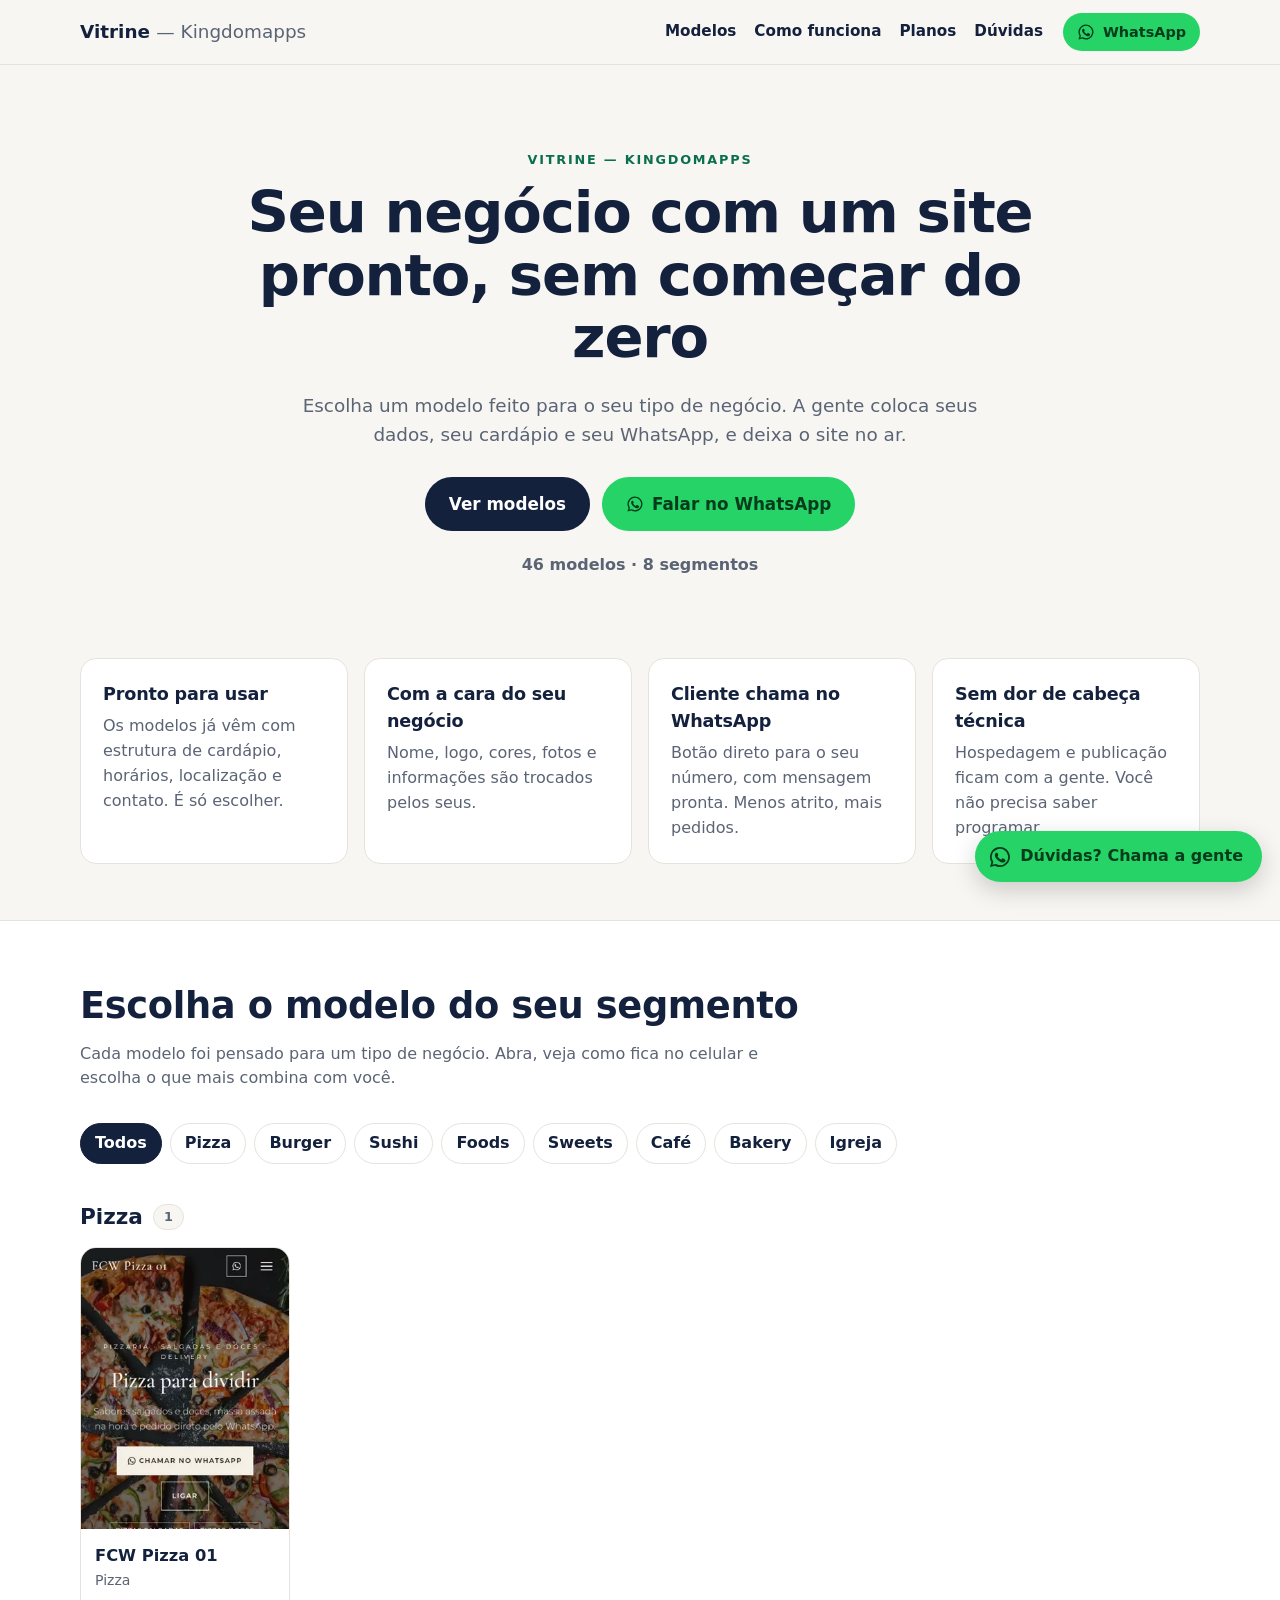
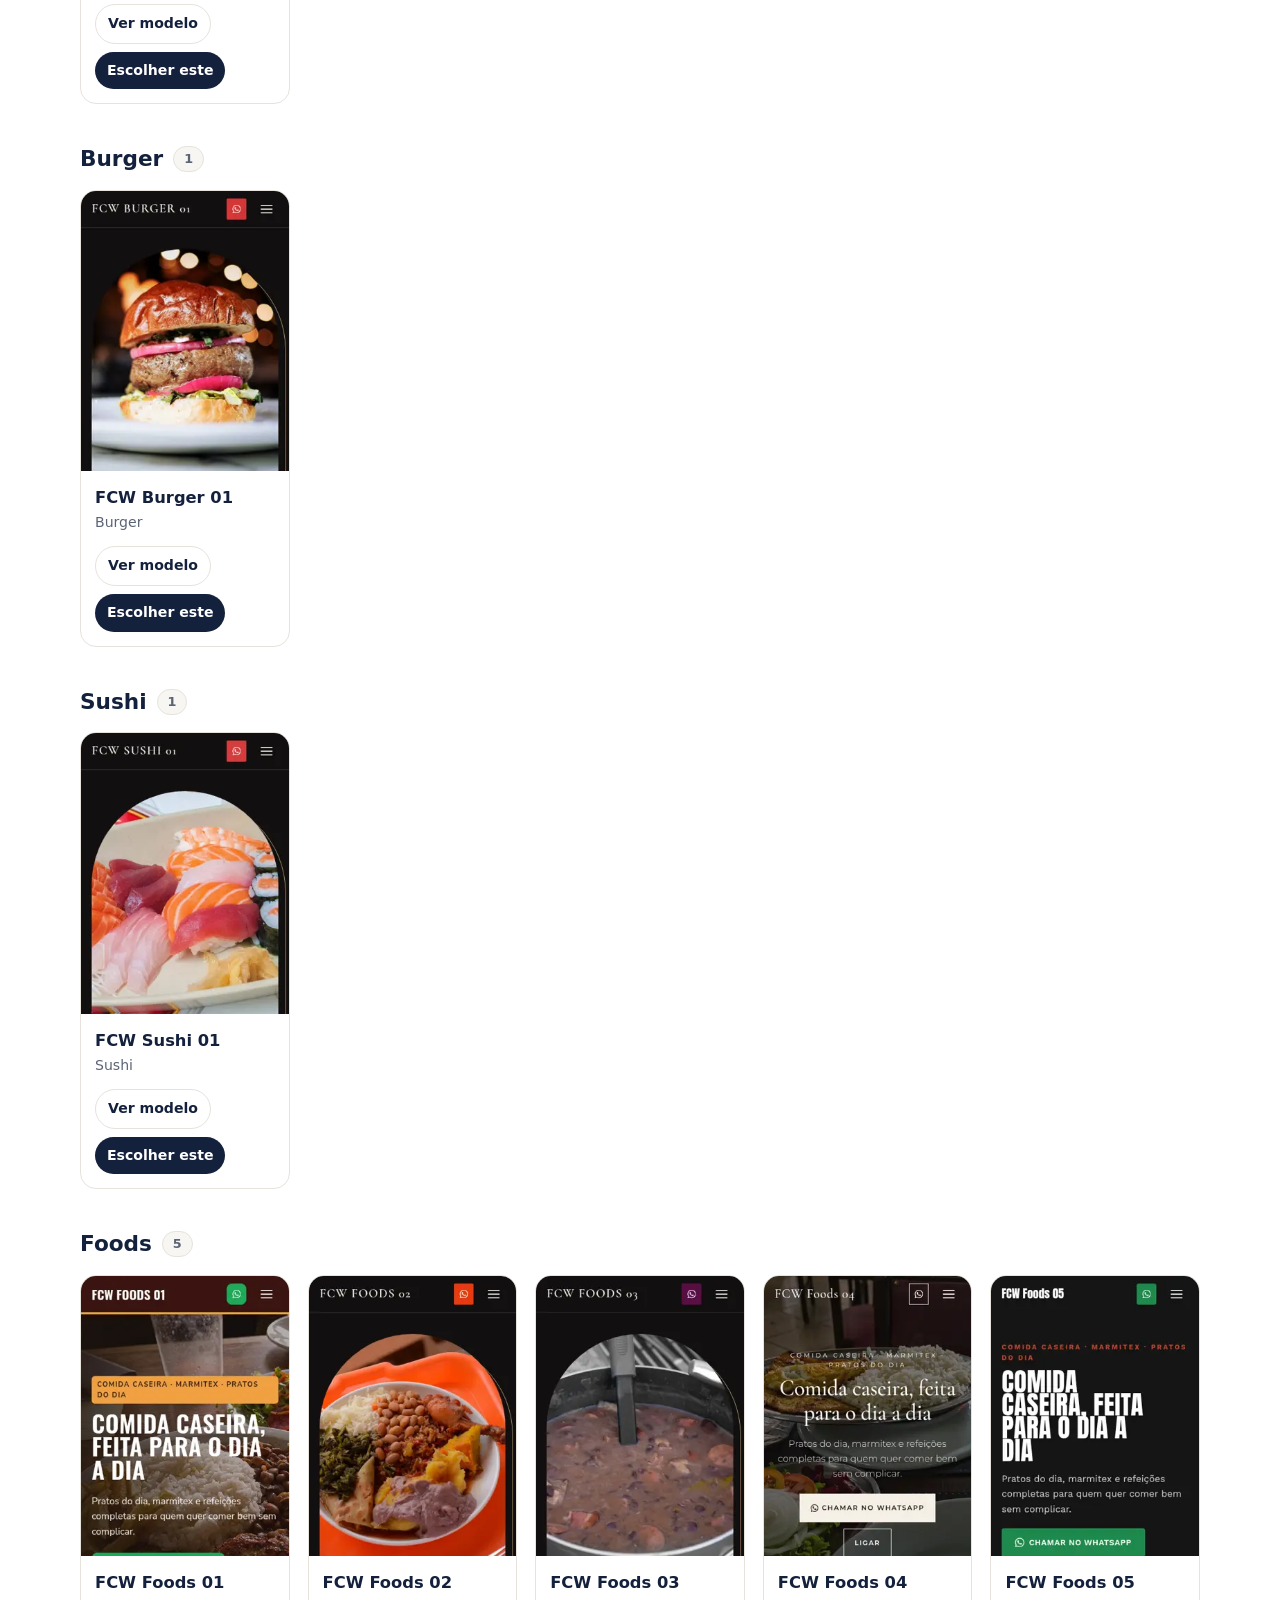
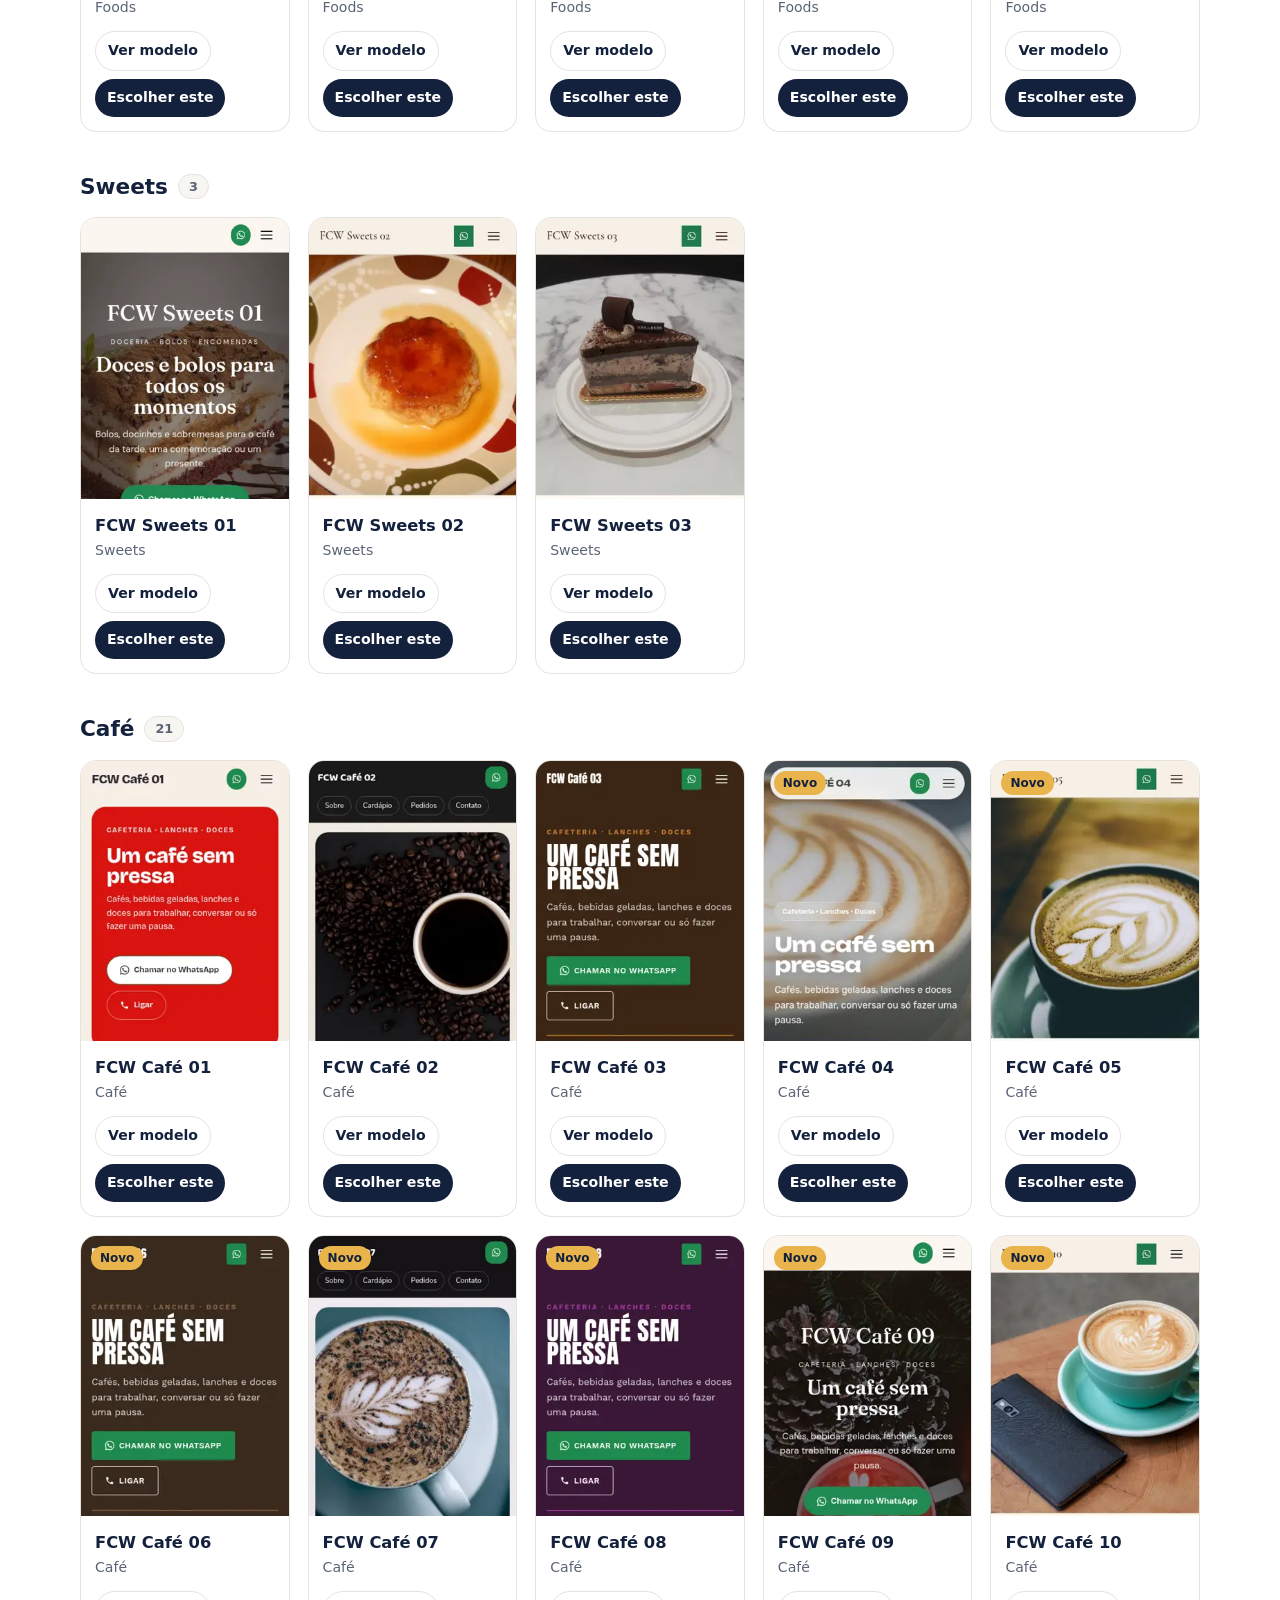
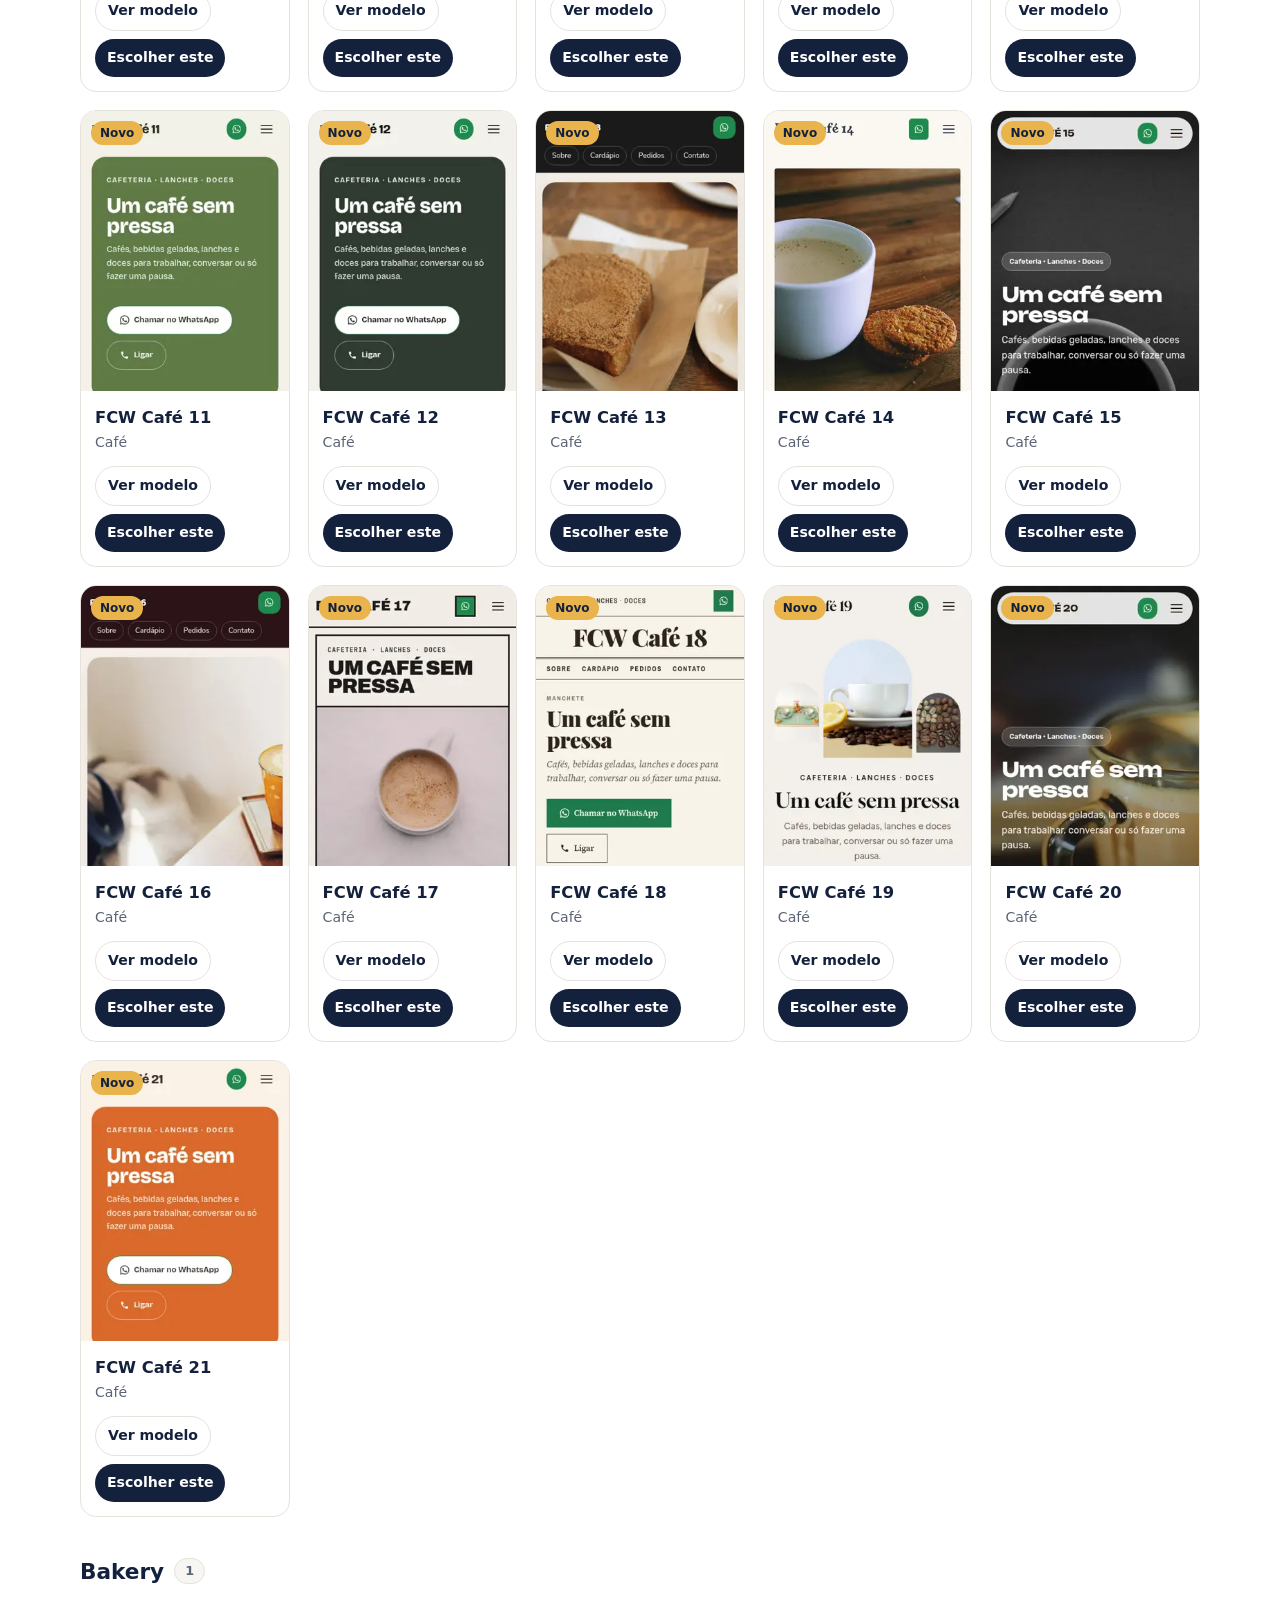
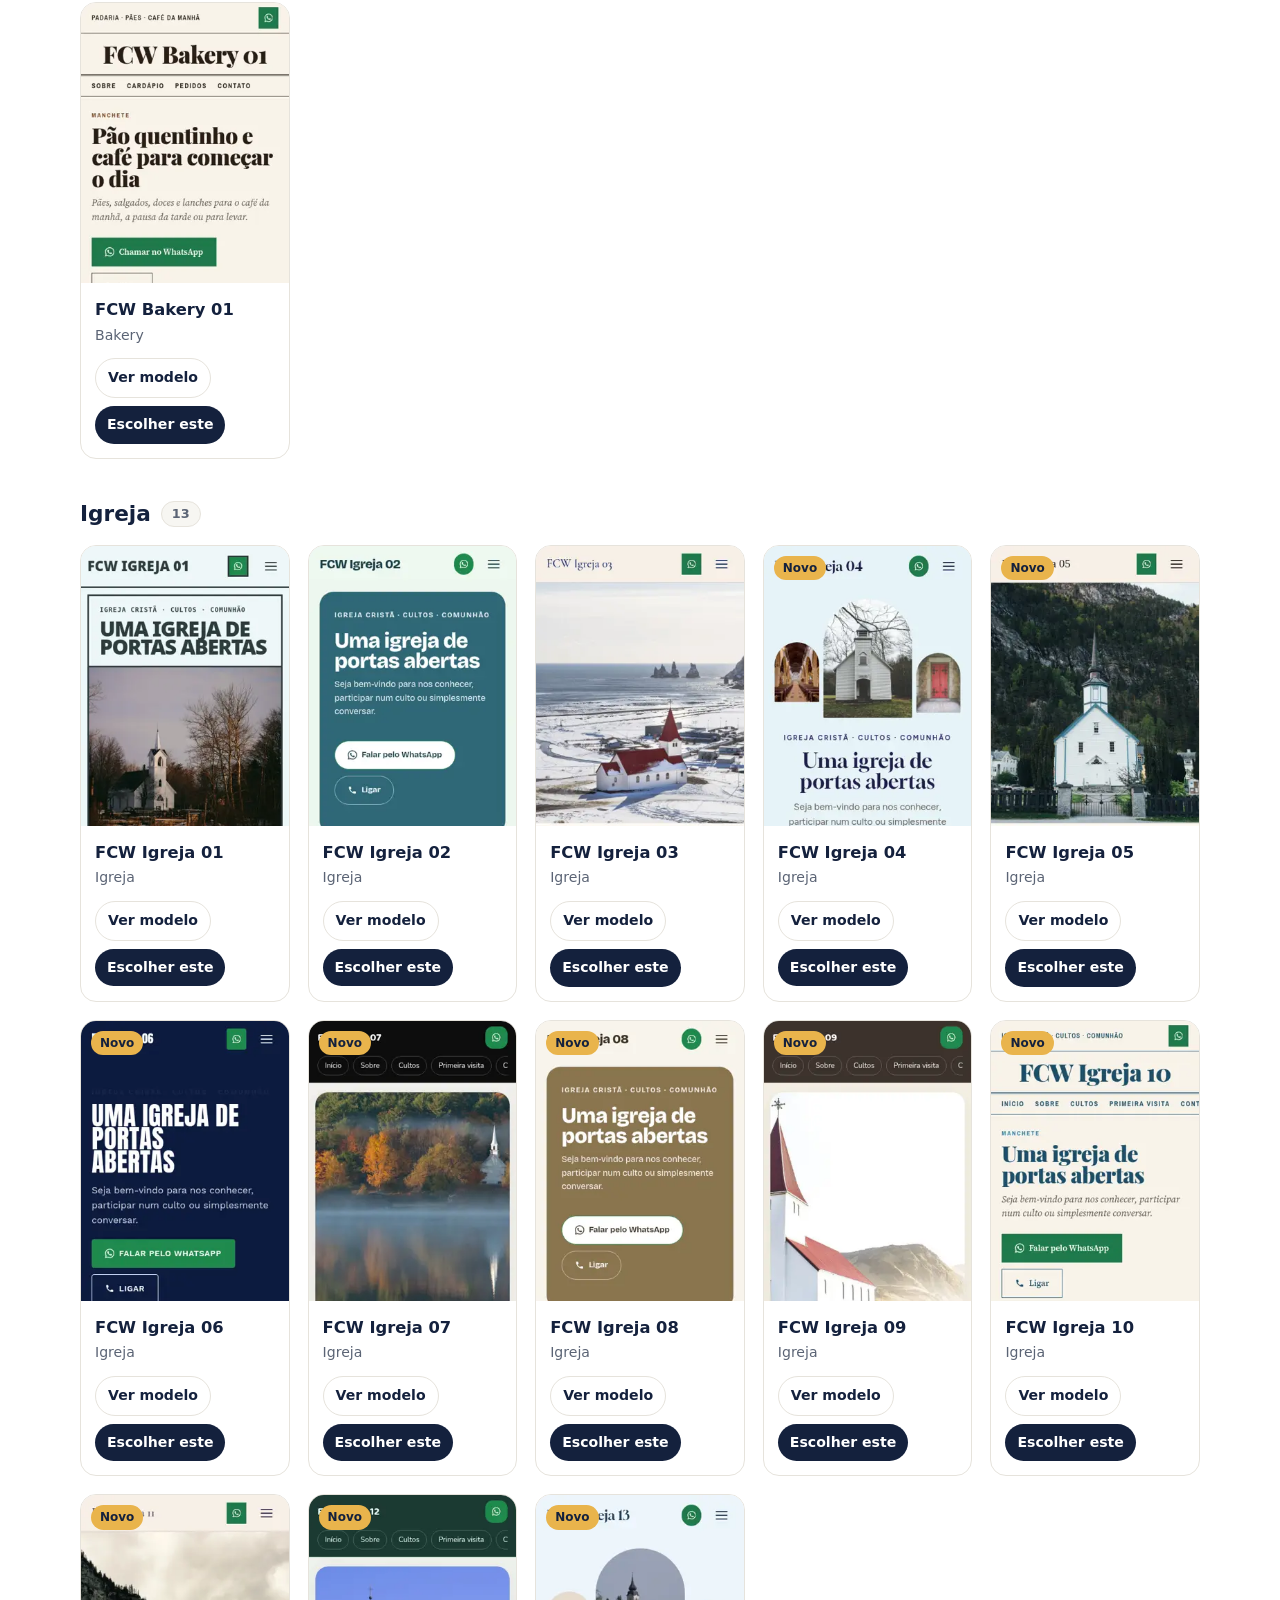
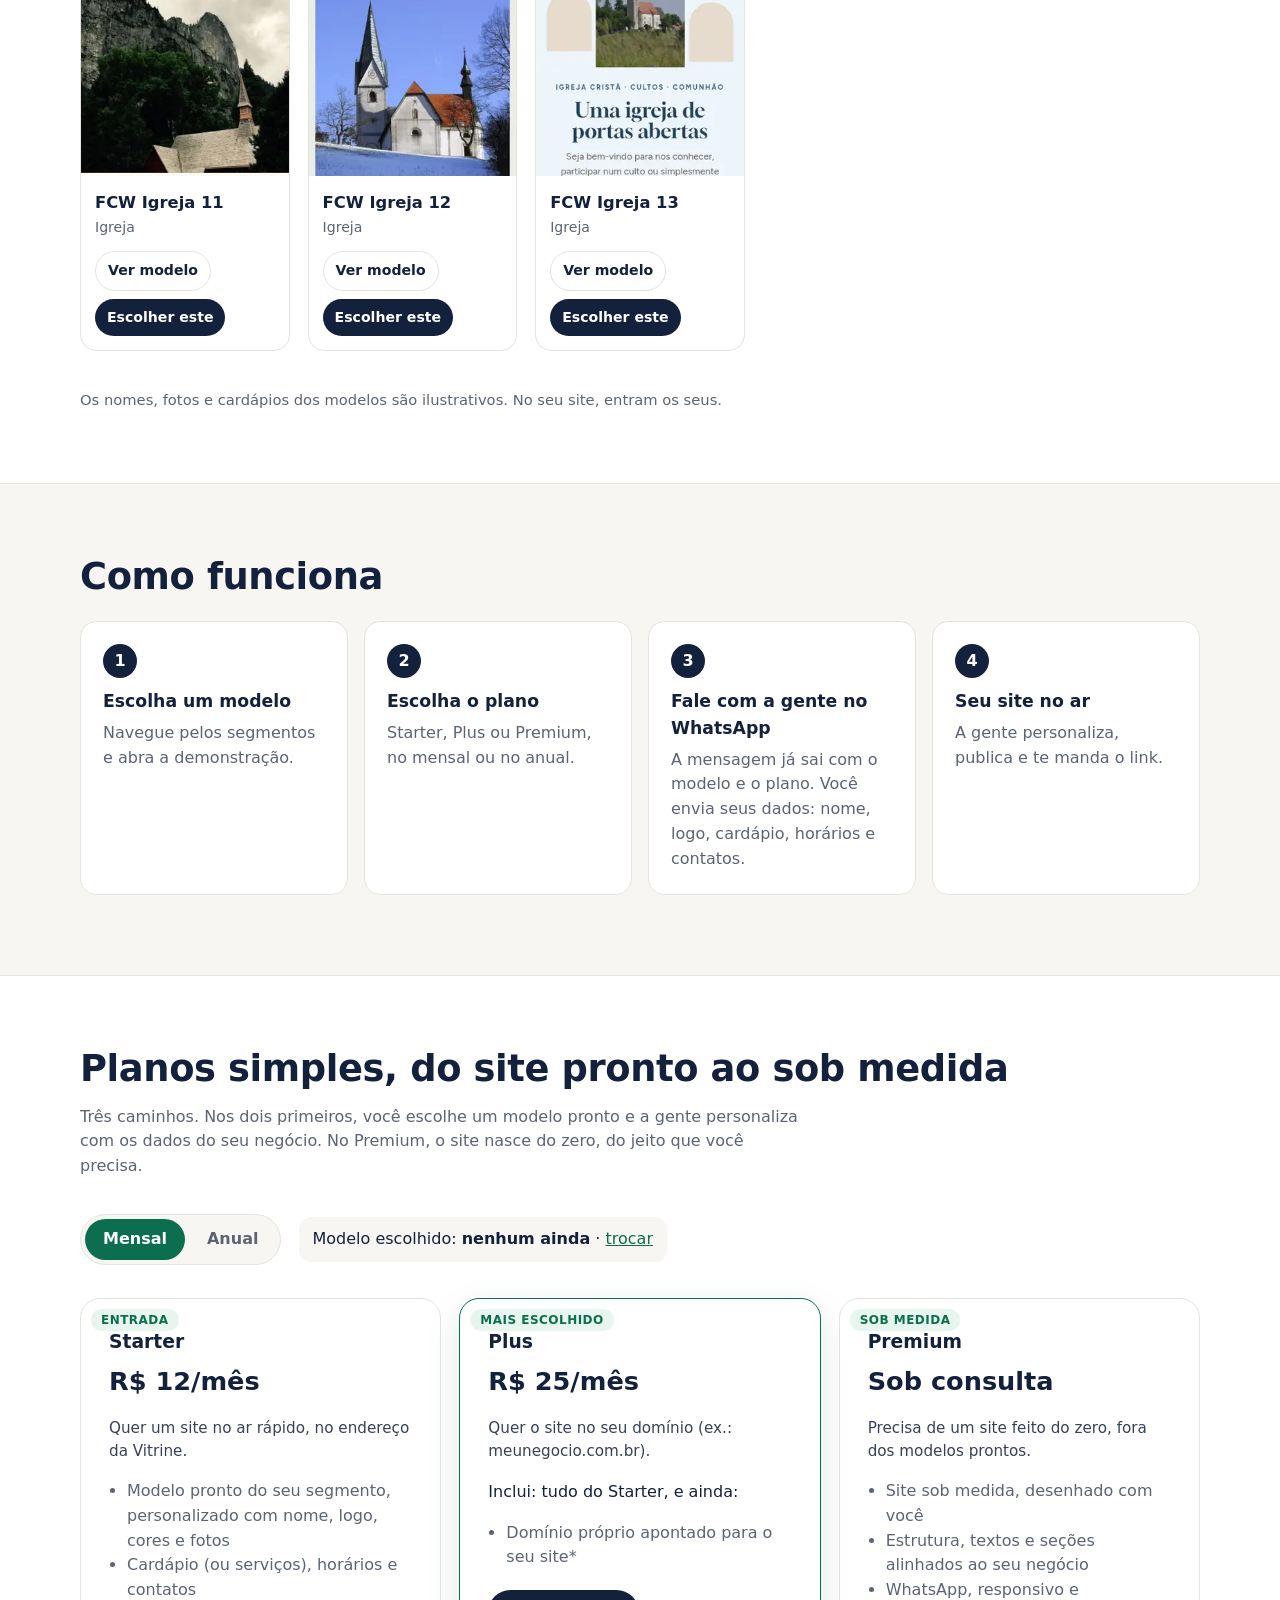
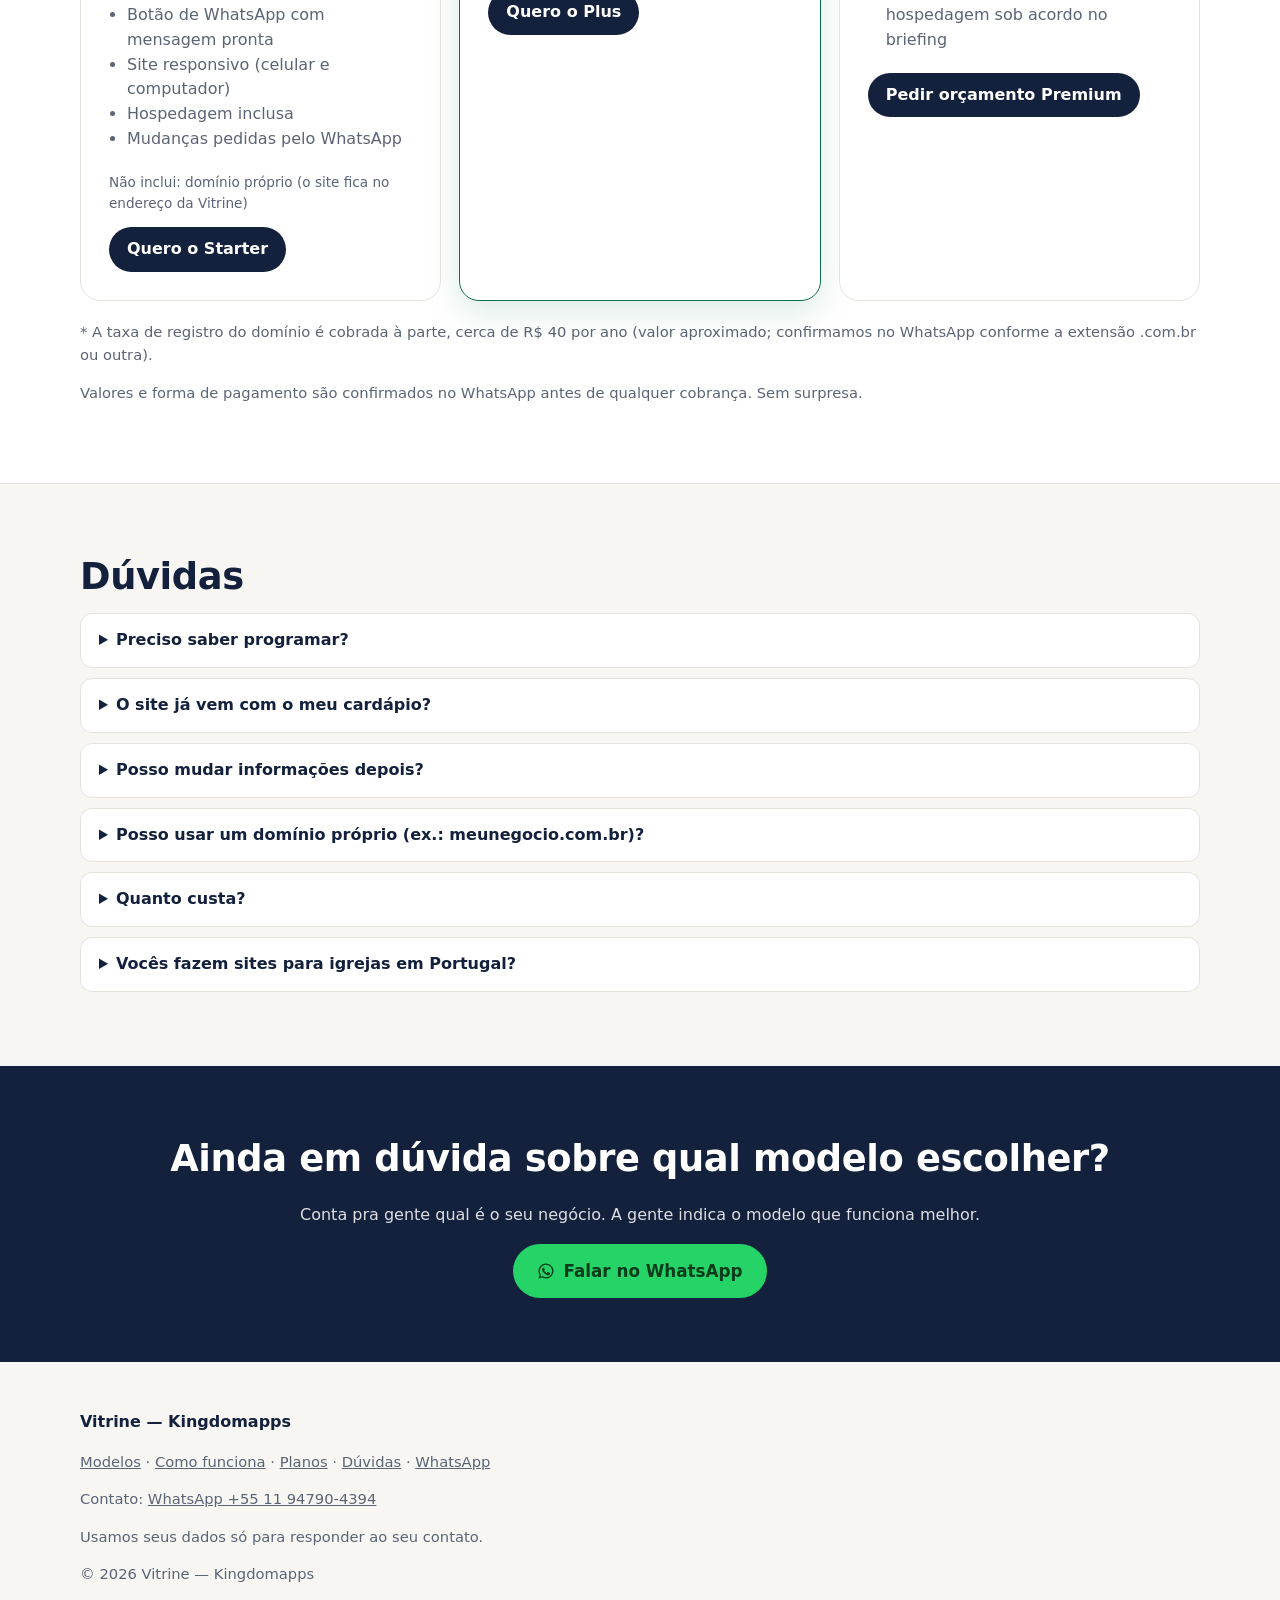
<file: index.html>
<!DOCTYPE html>
<html lang="pt-BR">
<head>
<meta charset="UTF-8">
<meta name="viewport" content="width=device-width, initial-scale=1">
<title>Site pronto para restaurante, café e igreja | Vitrine</title>
<meta name="description" content="Escolha um modelo de site pronto para seu restaurante, cafeteria, doceria ou igreja. A gente personaliza com seus dados e coloca no ar. Fale no WhatsApp.">
<meta name="keywords" content="site para restaurante, site pronto, hotsite, site para pizzaria, site para hamburgueria, site para cafeteria, site para padaria, site para doceria, site para igreja, cardápio online, site com botão WhatsApp, site por assinatura">
<link rel="canonical" href="https://vitrine.kingdomapps.net/">
<link rel="alternate" hreflang="pt-BR" href="https://vitrine.kingdomapps.net/">
<link rel="alternate" hreflang="x-default" href="https://vitrine.kingdomapps.net/">
<meta name="robots" content="index, follow, max-image-preview:large">
<meta name="theme-color" content="#14213d">
<meta property="og:type" content="website">
<meta property="og:locale" content="pt_BR">
<meta property="og:site_name" content="Vitrine — Kingdomapps">
<meta property="og:title" content="Vitrine — sites prontos para negócios locais">
<meta property="og:description" content="Modelos de site para pizzaria, hamburgueria, sushi, cafeteria, padaria, doceria e igreja. Você escolhe, a gente personaliza e publica.">
<meta property="og:url" content="https://vitrine.kingdomapps.net/">
<meta property="og:image" content="https://vitrine.kingdomapps.net/assets/og-image.jpg">
<meta property="og:image:width" content="1200"><meta property="og:image:height" content="630">
<meta name="twitter:card" content="summary_large_image">
<link rel="icon" href="assets/favicon.svg" type="image/svg+xml">
<link rel="icon" href="assets/favicon.png" sizes="64x64">
<link rel="apple-touch-icon" href="assets/apple-touch-icon.png">
<link rel="stylesheet" href="assets/vitrine.css">
<script type="application/ld+json">{"@context": "https://schema.org", "@graph": [{"@type": "Organization", "@id": "https://vitrine.kingdomapps.net/#org", "name": "Vitrine — Kingdomapps", "url": "https://vitrine.kingdomapps.net/", "contactPoint": {"@type": "ContactPoint", "telephone": "+55-11-94790-4394", "contactType": "sales", "availableLanguage": ["pt-BR", "pt-PT"]}}, {"@type": "WebSite", "@id": "https://vitrine.kingdomapps.net/#site", "url": "https://vitrine.kingdomapps.net/", "name": "Vitrine", "inLanguage": "pt-BR", "publisher": {"@id": "https://vitrine.kingdomapps.net/#org"}}, {"@type": "Service", "name": "Site pronto para negócios locais", "serviceType": "Criação e hospedagem de site por assinatura", "provider": {"@id": "https://vitrine.kingdomapps.net/#org"}, "areaServed": ["BR", "PT"], "description": "Modelos de site para pizzaria, hamburgueria, sushi, cafeteria, padaria, doceria e igreja. Você escolhe, a gente personaliza e publica."}, {"@type": "ItemList", "name": "Modelos de site FCW", "numberOfItems": 46, "itemListElement": [{"@type": "ListItem", "position": 1, "name": "FCW Pizza 01", "url": "https://fcwwebsites.github.io/kingdomapps-modelo-fcw-pizza-01/"}, {"@type": "ListItem", "position": 2, "name": "FCW Burger 01", "url": "https://fcwwebsites.github.io/kingdomapps-modelo-fcw-burger-01/"}, {"@type": "ListItem", "position": 3, "name": "FCW Sushi 01", "url": "https://fcwwebsites.github.io/kingdomapps-modelo-fcw-sushi-01/"}, {"@type": "ListItem", "position": 4, "name": "FCW Foods 01", "url": "https://fcwwebsites.github.io/kingdomapps-modelo-fcw-foods-01/"}, {"@type": "ListItem", "position": 5, "name": "FCW Foods 02", "url": "https://fcwwebsites.github.io/kingdomapps-modelo-fcw-foods-02/"}, {"@type": "ListItem", "position": 6, "name": "FCW Foods 03", "url": "https://fcwwebsites.github.io/kingdomapps-modelo-fcw-foods-03/"}, {"@type": "ListItem", "position": 7, "name": "FCW Foods 04", "url": "https://fcwwebsites.github.io/kingdomapps-modelo-fcw-foods-04/"}, {"@type": "ListItem", "position": 8, "name": "FCW Foods 05", "url": "https://fcwwebsites.github.io/kingdomapps-modelo-fcw-foods-05/"}, {"@type": "ListItem", "position": 9, "name": "FCW Sweets 01", "url": "https://fcwwebsites.github.io/kingdomapps-modelo-fcw-sweets-01/"}, {"@type": "ListItem", "position": 10, "name": "FCW Sweets 02", "url": "https://fcwwebsites.github.io/kingdomapps-modelo-fcw-sweets-02/"}, {"@type": "ListItem", "position": 11, "name": "FCW Sweets 03", "url": "https://fcwwebsites.github.io/kingdomapps-modelo-fcw-sweets-03/"}, {"@type": "ListItem", "position": 12, "name": "FCW Café 01", "url": "https://fcwwebsites.github.io/kingdomapps-modelo-fcw-cafe-01/"}, {"@type": "ListItem", "position": 13, "name": "FCW Café 02", "url": "https://fcwwebsites.github.io/kingdomapps-modelo-fcw-cafe-02/"}, {"@type": "ListItem", "position": 14, "name": "FCW Café 03", "url": "https://fcwwebsites.github.io/kingdomapps-modelo-fcw-cafe-03/"}, {"@type": "ListItem", "position": 15, "name": "FCW Café 04", "url": "https://fcwwebsites.github.io/kingdomapps-modelo-fcw-cafe-04/"}, {"@type": "ListItem", "position": 16, "name": "FCW Café 05", "url": "https://fcwwebsites.github.io/kingdomapps-modelo-fcw-cafe-05/"}, {"@type": "ListItem", "position": 17, "name": "FCW Café 06", "url": "https://fcwwebsites.github.io/kingdomapps-modelo-fcw-cafe-06/"}, {"@type": "ListItem", "position": 18, "name": "FCW Café 07", "url": "https://fcwwebsites.github.io/kingdomapps-modelo-fcw-cafe-07/"}, {"@type": "ListItem", "position": 19, "name": "FCW Café 08", "url": "https://fcwwebsites.github.io/kingdomapps-modelo-fcw-cafe-08/"}, {"@type": "ListItem", "position": 20, "name": "FCW Café 09", "url": "https://fcwwebsites.github.io/kingdomapps-modelo-fcw-cafe-09/"}, {"@type": "ListItem", "position": 21, "name": "FCW Café 10", "url": "https://fcwwebsites.github.io/kingdomapps-modelo-fcw-cafe-10/"}, {"@type": "ListItem", "position": 22, "name": "FCW Café 11", "url": "https://fcwwebsites.github.io/kingdomapps-modelo-fcw-cafe-11/"}, {"@type": "ListItem", "position": 23, "name": "FCW Café 12", "url": "https://fcwwebsites.github.io/kingdomapps-modelo-fcw-cafe-12/"}, {"@type": "ListItem", "position": 24, "name": "FCW Café 13", "url": "https://fcwwebsites.github.io/kingdomapps-modelo-fcw-cafe-13/"}, {"@type": "ListItem", "position": 25, "name": "FCW Café 14", "url": "https://fcwwebsites.github.io/kingdomapps-modelo-fcw-cafe-14/"}, {"@type": "ListItem", "position": 26, "name": "FCW Café 15", "url": "https://fcwwebsites.github.io/kingdomapps-modelo-fcw-cafe-15/"}, {"@type": "ListItem", "position": 27, "name": "FCW Café 16", "url": "https://fcwwebsites.github.io/kingdomapps-modelo-fcw-cafe-16/"}, {"@type": "ListItem", "position": 28, "name": "FCW Café 17", "url": "https://fcwwebsites.github.io/kingdomapps-modelo-fcw-cafe-17/"}, {"@type": "ListItem", "position": 29, "name": "FCW Café 18", "url": "https://fcwwebsites.github.io/kingdomapps-modelo-fcw-cafe-18/"}, {"@type": "ListItem", "position": 30, "name": "FCW Café 19", "url": "https://fcwwebsites.github.io/kingdomapps-modelo-fcw-cafe-19/"}, {"@type": "ListItem", "position": 31, "name": "FCW Café 20", "url": "https://fcwwebsites.github.io/kingdomapps-modelo-fcw-cafe-20/"}, {"@type": "ListItem", "position": 32, "name": "FCW Café 21", "url": "https://fcwwebsites.github.io/kingdomapps-modelo-fcw-cafe-21/"}, {"@type": "ListItem", "position": 33, "name": "FCW Bakery 01", "url": "https://fcwwebsites.github.io/kingdomapps-modelo-fcw-bakery-01/"}, {"@type": "ListItem", "position": 34, "name": "FCW Igreja 01", "url": "https://fcwwebsites.github.io/kingdomapps-modelo-fcw-igreja-01/"}, {"@type": "ListItem", "position": 35, "name": "FCW Igreja 02", "url": "https://fcwwebsites.github.io/kingdomapps-modelo-fcw-igreja-02/"}, {"@type": "ListItem", "position": 36, "name": "FCW Igreja 03", "url": "https://fcwwebsites.github.io/kingdomapps-modelo-fcw-igreja-03/"}, {"@type": "ListItem", "position": 37, "name": "FCW Igreja 04", "url": "https://fcwwebsites.github.io/kingdomapps-modelo-fcw-igreja-04/"}, {"@type": "ListItem", "position": 38, "name": "FCW Igreja 05", "url": "https://fcwwebsites.github.io/kingdomapps-modelo-fcw-igreja-05/"}, {"@type": "ListItem", "position": 39, "name": "FCW Igreja 06", "url": "https://fcwwebsites.github.io/kingdomapps-modelo-fcw-igreja-06/"}, {"@type": "ListItem", "position": 40, "name": "FCW Igreja 07", "url": "https://fcwwebsites.github.io/kingdomapps-modelo-fcw-igreja-07/"}, {"@type": "ListItem", "position": 41, "name": "FCW Igreja 08", "url": "https://fcwwebsites.github.io/kingdomapps-modelo-fcw-igreja-08/"}, {"@type": "ListItem", "position": 42, "name": "FCW Igreja 09", "url": "https://fcwwebsites.github.io/kingdomapps-modelo-fcw-igreja-09/"}, {"@type": "ListItem", "position": 43, "name": "FCW Igreja 10", "url": "https://fcwwebsites.github.io/kingdomapps-modelo-fcw-igreja-10/"}, {"@type": "ListItem", "position": 44, "name": "FCW Igreja 11", "url": "https://fcwwebsites.github.io/kingdomapps-modelo-fcw-igreja-11/"}, {"@type": "ListItem", "position": 45, "name": "FCW Igreja 12", "url": "https://fcwwebsites.github.io/kingdomapps-modelo-fcw-igreja-12/"}, {"@type": "ListItem", "position": 46, "name": "FCW Igreja 13", "url": "https://fcwwebsites.github.io/kingdomapps-modelo-fcw-igreja-13/"}]}, {"@type": "FAQPage", "mainEntity": [{"@type": "Question", "name": "Preciso saber programar?", "acceptedAnswer": {"@type": "Answer", "text": "Não. Você escolhe o modelo e manda as informações pelo WhatsApp. A gente cuida do resto."}}, {"@type": "Question", "name": "O site já vem com o meu cardápio?", "acceptedAnswer": {"@type": "Answer", "text": "Os modelos trazem um cardápio de exemplo. No seu site, colocamos os itens que você enviar."}}, {"@type": "Question", "name": "Posso mudar informações depois?", "acceptedAnswer": {"@type": "Answer", "text": "Pode. Horário, cardápio, fotos ou contatos: é só pedir pelo WhatsApp."}}, {"@type": "Question", "name": "Vocês fazem sites para igrejas em Portugal?", "acceptedAnswer": {"@type": "Answer", "text": "Sim. Os modelos de igreja também têm versão em português de Portugal."}}]}]}</script>
<!-- Google tag (gtag.js) -->
<script async src="https://www.googletagmanager.com/gtag/js?id=G-NJ030BJ0Z8"></script>
<script>
  window.dataLayer = window.dataLayer || [];
  function gtag(){dataLayer.push(arguments);}
  gtag('js', new Date());
  gtag('config', 'G-NJ030BJ0Z8');
</script>
<script>/* Kingdomapps GA4 eventos CTA */(function(){try{var ev=function(n,p){try{if(typeof gtag==='function')gtag('event',n,p);}catch(e){}};document.addEventListener('click',function(e){var a=e.target&&e.target.closest?e.target.closest('a[href]'):null;if(!a)return;var h=a.href||'',p={link_url:h};if(a.dataset&&a.dataset.plan)p.plan=a.dataset.plan;if(/wa\.me|api\.whatsapp\.com|whatsapp:/i.test(h))ev('click_whatsapp',p);else if(/ifood/i.test(h))ev('click_ifood',p);else if(/99app|99food|\/\/(www\.)?99\.|food\.99/i.test(h))ev('click_99',p);},true);document.addEventListener('submit',function(e){var f=e.target;ev('generate_lead',{form_id:(f&&(f.id||f.getAttribute('name')))||'form',page_location:location.href});},true);}catch(e){}})();</script>
</head>
<body>
<a class="skip" href="#modelos">Pular para os modelos</a>
<header class="top"><div class="wrap nav">
  <a class="brand" href="#inicio">Vitrine <span>— Kingdomapps</span></a>
  <nav aria-label="Principal"><a href="#modelos">Modelos</a><a href="#como-funciona">Como funciona</a><a href="#planos">Planos</a><a href="#faq">Dúvidas</a></nav>
  <a class="btn wa small" href="https://wa.me/5511947904394?text=Ol%C3%A1!%20Vi%20a%20Vitrine%20e%20quero%20um%20site%20para%20o%20meu%20neg%C3%B3cio." target="_blank" rel="noopener"><svg aria-hidden="true" viewBox="0 0 24 24" width="18" height="18"><path fill="currentColor" d="M12 2a10 10 0 0 0-8.6 15.1L2 22l5-1.3A10 10 0 1 0 12 2Zm0 18.2a8.2 8.2 0 0 1-4.2-1.1l-.3-.2-3 .8.8-2.9-.2-.3A8.2 8.2 0 1 1 12 20.2Zm4.5-6.1c-.2-.1-1.5-.7-1.7-.8-.2-.1-.4-.1-.6.1l-.8 1c-.1.2-.3.2-.5.1a6.7 6.7 0 0 1-3.3-2.9c-.3-.4.2-.4.7-1.3.1-.2 0-.3 0-.4l-.8-1.8c-.2-.5-.4-.4-.6-.4h-.5a1 1 0 0 0-.7.3 3 3 0 0 0-.9 2.2 5.2 5.2 0 0 0 1.1 2.7 11.8 11.8 0 0 0 4.5 4c1.7.7 2.3.8 3.2.6.5-.1 1.5-.6 1.7-1.2.2-.6.2-1.1.2-1.2-.1-.1-.3-.2-.5-.3Z"/></svg>WhatsApp</a>
</div></header>
<main id="inicio">
<section class="hero"><div class="wrap">
  <p class="eyebrow">Vitrine — Kingdomapps</p>
  <h1>Seu negócio com um site pronto, sem começar do zero</h1>
  <p class="lead">Escolha um modelo feito para o seu tipo de negócio. A gente coloca seus dados, seu cardápio e seu WhatsApp, e deixa o site no ar.</p>
  <div class="hero-cta"><a class="btn primary big" href="#modelos">Ver modelos</a><a class="btn wa big" href="https://wa.me/5511947904394?text=Ol%C3%A1!%20Vi%20a%20Vitrine%20e%20quero%20um%20site%20para%20o%20meu%20neg%C3%B3cio." target="_blank" rel="noopener"><svg aria-hidden="true" viewBox="0 0 24 24" width="18" height="18"><path fill="currentColor" d="M12 2a10 10 0 0 0-8.6 15.1L2 22l5-1.3A10 10 0 1 0 12 2Zm0 18.2a8.2 8.2 0 0 1-4.2-1.1l-.3-.2-3 .8.8-2.9-.2-.3A8.2 8.2 0 1 1 12 20.2Zm4.5-6.1c-.2-.1-1.5-.7-1.7-.8-.2-.1-.4-.1-.6.1l-.8 1c-.1.2-.3.2-.5.1a6.7 6.7 0 0 1-3.3-2.9c-.3-.4.2-.4.7-1.3.1-.2 0-.3 0-.4l-.8-1.8c-.2-.5-.4-.4-.6-.4h-.5a1 1 0 0 0-.7.3 3 3 0 0 0-.9 2.2 5.2 5.2 0 0 0 1.1 2.7 11.8 11.8 0 0 0 4.5 4c1.7.7 2.3.8 3.2.6.5-.1 1.5-.6 1.7-1.2.2-.6.2-1.1.2-1.2-.1-.1-.3-.2-.5-.3Z"/></svg>Falar no WhatsApp</a></div>
  <p class="stat">46 modelos · 8 segmentos</p>
</div></section>

<section class="values" aria-label="Por que a Vitrine"><div class="wrap vgrid">
  <article><h2>Pronto para usar</h2><p>Os modelos já vêm com estrutura de cardápio, horários, localização e contato. É só escolher.</p></article>
  <article><h2>Com a cara do seu negócio</h2><p>Nome, logo, cores, fotos e informações são trocados pelos seus.</p></article>
  <article><h2>Cliente chama no WhatsApp</h2><p>Botão direto para o seu número, com mensagem pronta. Menos atrito, mais pedidos.</p></article>
  <article><h2>Sem dor de cabeça técnica</h2><p>Hospedagem e publicação ficam com a gente. Você não precisa saber programar.</p></article>
</div></section>

<section id="modelos" class="models"><div class="wrap">
  <h2>Escolha o modelo do seu segmento</h2>
  <p class="intro">Cada modelo foi pensado para um tipo de negócio. Abra, veja como fica no celular e escolha o que mais combina com você.</p>
  <div class="filters" role="toolbar" aria-label="Filtrar por segmento"><button type="button" class="chip on" data-filter="all" aria-pressed="true">Todos</button><button type="button" class="chip" data-filter="Pizza" aria-pressed="false">Pizza</button><button type="button" class="chip" data-filter="Burger" aria-pressed="false">Burger</button><button type="button" class="chip" data-filter="Sushi" aria-pressed="false">Sushi</button><button type="button" class="chip" data-filter="Foods" aria-pressed="false">Foods</button><button type="button" class="chip" data-filter="Sweets" aria-pressed="false">Sweets</button><button type="button" class="chip" data-filter="Café" aria-pressed="false">Café</button><button type="button" class="chip" data-filter="Bakery" aria-pressed="false">Bakery</button><button type="button" class="chip" data-filter="Igreja" aria-pressed="false">Igreja</button></div>
  <p class="empty" hidden>Novos modelos deste segmento em breve. Quer um? <a href="https://wa.me/5511947904394?text=Ol%C3%A1!%20Vi%20a%20Vitrine%20e%20quero%20um%20site%20para%20o%20meu%20neg%C3%B3cio." target="_blank" rel="noopener">Chame no WhatsApp.</a></p>
  <section class="group" id="seg-pizza" data-seg="Pizza" aria-labelledby="h-pizza">
<h3 id="h-pizza">Pizza <span class="count">1</span></h3>
<ul class="grid"><li class="card" data-seg="Pizza">
  <a class="thumb" href="https://fcwwebsites.github.io/kingdomapps-modelo-fcw-pizza-01/" target="_blank" rel="noopener"><img src="assets/thumbs/fcw-pizza-01.webp" width="300" height="600" loading="lazy" decoding="async" alt="Prévia do modelo FCW Pizza 01 no celular"></a>
  <div class="card-body"><h4>FCW Pizza 01</h4><p class="seg">Pizza</p>
  <div class="card-actions"><a class="btn ghost" href="https://fcwwebsites.github.io/kingdomapps-modelo-fcw-pizza-01/" target="_blank" rel="noopener">Ver modelo</a><button class="btn primary" type="button" data-model="FCW Pizza 01">Escolher este</button></div></div>
</li></ul></section>
<section class="group" id="seg-burger" data-seg="Burger" aria-labelledby="h-burger">
<h3 id="h-burger">Burger <span class="count">1</span></h3>
<ul class="grid"><li class="card" data-seg="Burger">
  <a class="thumb" href="https://fcwwebsites.github.io/kingdomapps-modelo-fcw-burger-01/" target="_blank" rel="noopener"><img src="assets/thumbs/fcw-burger-01.webp" width="300" height="600" loading="lazy" decoding="async" alt="Prévia do modelo FCW Burger 01 no celular"></a>
  <div class="card-body"><h4>FCW Burger 01</h4><p class="seg">Burger</p>
  <div class="card-actions"><a class="btn ghost" href="https://fcwwebsites.github.io/kingdomapps-modelo-fcw-burger-01/" target="_blank" rel="noopener">Ver modelo</a><button class="btn primary" type="button" data-model="FCW Burger 01">Escolher este</button></div></div>
</li></ul></section>
<section class="group" id="seg-sushi" data-seg="Sushi" aria-labelledby="h-sushi">
<h3 id="h-sushi">Sushi <span class="count">1</span></h3>
<ul class="grid"><li class="card" data-seg="Sushi">
  <a class="thumb" href="https://fcwwebsites.github.io/kingdomapps-modelo-fcw-sushi-01/" target="_blank" rel="noopener"><img src="assets/thumbs/fcw-sushi-01.webp" width="300" height="600" loading="lazy" decoding="async" alt="Prévia do modelo FCW Sushi 01 no celular"></a>
  <div class="card-body"><h4>FCW Sushi 01</h4><p class="seg">Sushi</p>
  <div class="card-actions"><a class="btn ghost" href="https://fcwwebsites.github.io/kingdomapps-modelo-fcw-sushi-01/" target="_blank" rel="noopener">Ver modelo</a><button class="btn primary" type="button" data-model="FCW Sushi 01">Escolher este</button></div></div>
</li></ul></section>
<section class="group" id="seg-foods" data-seg="Foods" aria-labelledby="h-foods">
<h3 id="h-foods">Foods <span class="count">5</span></h3>
<ul class="grid"><li class="card" data-seg="Foods">
  <a class="thumb" href="https://fcwwebsites.github.io/kingdomapps-modelo-fcw-foods-01/" target="_blank" rel="noopener"><img src="assets/thumbs/fcw-foods-01.webp" width="300" height="600" loading="lazy" decoding="async" alt="Prévia do modelo FCW Foods 01 no celular"></a>
  <div class="card-body"><h4>FCW Foods 01</h4><p class="seg">Foods</p>
  <div class="card-actions"><a class="btn ghost" href="https://fcwwebsites.github.io/kingdomapps-modelo-fcw-foods-01/" target="_blank" rel="noopener">Ver modelo</a><button class="btn primary" type="button" data-model="FCW Foods 01">Escolher este</button></div></div>
</li><li class="card" data-seg="Foods">
  <a class="thumb" href="https://fcwwebsites.github.io/kingdomapps-modelo-fcw-foods-02/" target="_blank" rel="noopener"><img src="assets/thumbs/fcw-foods-02.webp" width="300" height="600" loading="lazy" decoding="async" alt="Prévia do modelo FCW Foods 02 no celular"></a>
  <div class="card-body"><h4>FCW Foods 02</h4><p class="seg">Foods</p>
  <div class="card-actions"><a class="btn ghost" href="https://fcwwebsites.github.io/kingdomapps-modelo-fcw-foods-02/" target="_blank" rel="noopener">Ver modelo</a><button class="btn primary" type="button" data-model="FCW Foods 02">Escolher este</button></div></div>
</li><li class="card" data-seg="Foods">
  <a class="thumb" href="https://fcwwebsites.github.io/kingdomapps-modelo-fcw-foods-03/" target="_blank" rel="noopener"><img src="assets/thumbs/fcw-foods-03.webp" width="300" height="600" loading="lazy" decoding="async" alt="Prévia do modelo FCW Foods 03 no celular"></a>
  <div class="card-body"><h4>FCW Foods 03</h4><p class="seg">Foods</p>
  <div class="card-actions"><a class="btn ghost" href="https://fcwwebsites.github.io/kingdomapps-modelo-fcw-foods-03/" target="_blank" rel="noopener">Ver modelo</a><button class="btn primary" type="button" data-model="FCW Foods 03">Escolher este</button></div></div>
</li><li class="card" data-seg="Foods">
  <a class="thumb" href="https://fcwwebsites.github.io/kingdomapps-modelo-fcw-foods-04/" target="_blank" rel="noopener"><img src="assets/thumbs/fcw-foods-04.webp" width="300" height="600" loading="lazy" decoding="async" alt="Prévia do modelo FCW Foods 04 no celular"></a>
  <div class="card-body"><h4>FCW Foods 04</h4><p class="seg">Foods</p>
  <div class="card-actions"><a class="btn ghost" href="https://fcwwebsites.github.io/kingdomapps-modelo-fcw-foods-04/" target="_blank" rel="noopener">Ver modelo</a><button class="btn primary" type="button" data-model="FCW Foods 04">Escolher este</button></div></div>
</li><li class="card" data-seg="Foods">
  <a class="thumb" href="https://fcwwebsites.github.io/kingdomapps-modelo-fcw-foods-05/" target="_blank" rel="noopener"><img src="assets/thumbs/fcw-foods-05.webp" width="300" height="600" loading="lazy" decoding="async" alt="Prévia do modelo FCW Foods 05 no celular"></a>
  <div class="card-body"><h4>FCW Foods 05</h4><p class="seg">Foods</p>
  <div class="card-actions"><a class="btn ghost" href="https://fcwwebsites.github.io/kingdomapps-modelo-fcw-foods-05/" target="_blank" rel="noopener">Ver modelo</a><button class="btn primary" type="button" data-model="FCW Foods 05">Escolher este</button></div></div>
</li></ul></section>
<section class="group" id="seg-sweets" data-seg="Sweets" aria-labelledby="h-sweets">
<h3 id="h-sweets">Sweets <span class="count">3</span></h3>
<ul class="grid"><li class="card" data-seg="Sweets">
  <a class="thumb" href="https://fcwwebsites.github.io/kingdomapps-modelo-fcw-sweets-01/" target="_blank" rel="noopener"><img src="assets/thumbs/fcw-sweets-01.webp" width="300" height="600" loading="lazy" decoding="async" alt="Prévia do modelo FCW Sweets 01 no celular"></a>
  <div class="card-body"><h4>FCW Sweets 01</h4><p class="seg">Sweets</p>
  <div class="card-actions"><a class="btn ghost" href="https://fcwwebsites.github.io/kingdomapps-modelo-fcw-sweets-01/" target="_blank" rel="noopener">Ver modelo</a><button class="btn primary" type="button" data-model="FCW Sweets 01">Escolher este</button></div></div>
</li><li class="card" data-seg="Sweets">
  <a class="thumb" href="https://fcwwebsites.github.io/kingdomapps-modelo-fcw-sweets-02/" target="_blank" rel="noopener"><img src="assets/thumbs/fcw-sweets-02.webp" width="300" height="600" loading="lazy" decoding="async" alt="Prévia do modelo FCW Sweets 02 no celular"></a>
  <div class="card-body"><h4>FCW Sweets 02</h4><p class="seg">Sweets</p>
  <div class="card-actions"><a class="btn ghost" href="https://fcwwebsites.github.io/kingdomapps-modelo-fcw-sweets-02/" target="_blank" rel="noopener">Ver modelo</a><button class="btn primary" type="button" data-model="FCW Sweets 02">Escolher este</button></div></div>
</li><li class="card" data-seg="Sweets">
  <a class="thumb" href="https://fcwwebsites.github.io/kingdomapps-modelo-fcw-sweets-03/" target="_blank" rel="noopener"><img src="assets/thumbs/fcw-sweets-03.webp" width="300" height="600" loading="lazy" decoding="async" alt="Prévia do modelo FCW Sweets 03 no celular"></a>
  <div class="card-body"><h4>FCW Sweets 03</h4><p class="seg">Sweets</p>
  <div class="card-actions"><a class="btn ghost" href="https://fcwwebsites.github.io/kingdomapps-modelo-fcw-sweets-03/" target="_blank" rel="noopener">Ver modelo</a><button class="btn primary" type="button" data-model="FCW Sweets 03">Escolher este</button></div></div>
</li></ul></section>
<section class="group" id="seg-cafe" data-seg="Café" aria-labelledby="h-cafe">
<h3 id="h-cafe">Café <span class="count">21</span></h3>
<ul class="grid"><li class="card" data-seg="Café">
  <a class="thumb" href="https://fcwwebsites.github.io/kingdomapps-modelo-fcw-cafe-01/" target="_blank" rel="noopener"><img src="assets/thumbs/fcw-cafe-01.webp" width="300" height="600" loading="lazy" decoding="async" alt="Prévia do modelo FCW Café 01 no celular"></a>
  <div class="card-body"><h4>FCW Café 01</h4><p class="seg">Café</p>
  <div class="card-actions"><a class="btn ghost" href="https://fcwwebsites.github.io/kingdomapps-modelo-fcw-cafe-01/" target="_blank" rel="noopener">Ver modelo</a><button class="btn primary" type="button" data-model="FCW Café 01">Escolher este</button></div></div>
</li><li class="card" data-seg="Café">
  <a class="thumb" href="https://fcwwebsites.github.io/kingdomapps-modelo-fcw-cafe-02/" target="_blank" rel="noopener"><img src="assets/thumbs/fcw-cafe-02.webp" width="300" height="600" loading="lazy" decoding="async" alt="Prévia do modelo FCW Café 02 no celular"></a>
  <div class="card-body"><h4>FCW Café 02</h4><p class="seg">Café</p>
  <div class="card-actions"><a class="btn ghost" href="https://fcwwebsites.github.io/kingdomapps-modelo-fcw-cafe-02/" target="_blank" rel="noopener">Ver modelo</a><button class="btn primary" type="button" data-model="FCW Café 02">Escolher este</button></div></div>
</li><li class="card" data-seg="Café">
  <a class="thumb" href="https://fcwwebsites.github.io/kingdomapps-modelo-fcw-cafe-03/" target="_blank" rel="noopener"><img src="assets/thumbs/fcw-cafe-03.webp" width="300" height="600" loading="lazy" decoding="async" alt="Prévia do modelo FCW Café 03 no celular"></a>
  <div class="card-body"><h4>FCW Café 03</h4><p class="seg">Café</p>
  <div class="card-actions"><a class="btn ghost" href="https://fcwwebsites.github.io/kingdomapps-modelo-fcw-cafe-03/" target="_blank" rel="noopener">Ver modelo</a><button class="btn primary" type="button" data-model="FCW Café 03">Escolher este</button></div></div>
</li><li class="card" data-seg="Café">
  <a class="thumb" href="https://fcwwebsites.github.io/kingdomapps-modelo-fcw-cafe-04/" target="_blank" rel="noopener"><img src="assets/thumbs/fcw-cafe-04.webp" width="300" height="600" loading="lazy" decoding="async" alt="Prévia do modelo FCW Café 04 no celular"><span class="badge">Novo</span></a>
  <div class="card-body"><h4>FCW Café 04</h4><p class="seg">Café</p>
  <div class="card-actions"><a class="btn ghost" href="https://fcwwebsites.github.io/kingdomapps-modelo-fcw-cafe-04/" target="_blank" rel="noopener">Ver modelo</a><button class="btn primary" type="button" data-model="FCW Café 04">Escolher este</button></div></div>
</li><li class="card" data-seg="Café">
  <a class="thumb" href="https://fcwwebsites.github.io/kingdomapps-modelo-fcw-cafe-05/" target="_blank" rel="noopener"><img src="assets/thumbs/fcw-cafe-05.webp" width="300" height="600" loading="lazy" decoding="async" alt="Prévia do modelo FCW Café 05 no celular"><span class="badge">Novo</span></a>
  <div class="card-body"><h4>FCW Café 05</h4><p class="seg">Café</p>
  <div class="card-actions"><a class="btn ghost" href="https://fcwwebsites.github.io/kingdomapps-modelo-fcw-cafe-05/" target="_blank" rel="noopener">Ver modelo</a><button class="btn primary" type="button" data-model="FCW Café 05">Escolher este</button></div></div>
</li><li class="card" data-seg="Café">
  <a class="thumb" href="https://fcwwebsites.github.io/kingdomapps-modelo-fcw-cafe-06/" target="_blank" rel="noopener"><img src="assets/thumbs/fcw-cafe-06.webp" width="300" height="600" loading="lazy" decoding="async" alt="Prévia do modelo FCW Café 06 no celular"><span class="badge">Novo</span></a>
  <div class="card-body"><h4>FCW Café 06</h4><p class="seg">Café</p>
  <div class="card-actions"><a class="btn ghost" href="https://fcwwebsites.github.io/kingdomapps-modelo-fcw-cafe-06/" target="_blank" rel="noopener">Ver modelo</a><button class="btn primary" type="button" data-model="FCW Café 06">Escolher este</button></div></div>
</li><li class="card" data-seg="Café">
  <a class="thumb" href="https://fcwwebsites.github.io/kingdomapps-modelo-fcw-cafe-07/" target="_blank" rel="noopener"><img src="assets/thumbs/fcw-cafe-07.webp" width="300" height="600" loading="lazy" decoding="async" alt="Prévia do modelo FCW Café 07 no celular"><span class="badge">Novo</span></a>
  <div class="card-body"><h4>FCW Café 07</h4><p class="seg">Café</p>
  <div class="card-actions"><a class="btn ghost" href="https://fcwwebsites.github.io/kingdomapps-modelo-fcw-cafe-07/" target="_blank" rel="noopener">Ver modelo</a><button class="btn primary" type="button" data-model="FCW Café 07">Escolher este</button></div></div>
</li><li class="card" data-seg="Café">
  <a class="thumb" href="https://fcwwebsites.github.io/kingdomapps-modelo-fcw-cafe-08/" target="_blank" rel="noopener"><img src="assets/thumbs/fcw-cafe-08.webp" width="300" height="600" loading="lazy" decoding="async" alt="Prévia do modelo FCW Café 08 no celular"><span class="badge">Novo</span></a>
  <div class="card-body"><h4>FCW Café 08</h4><p class="seg">Café</p>
  <div class="card-actions"><a class="btn ghost" href="https://fcwwebsites.github.io/kingdomapps-modelo-fcw-cafe-08/" target="_blank" rel="noopener">Ver modelo</a><button class="btn primary" type="button" data-model="FCW Café 08">Escolher este</button></div></div>
</li><li class="card" data-seg="Café">
  <a class="thumb" href="https://fcwwebsites.github.io/kingdomapps-modelo-fcw-cafe-09/" target="_blank" rel="noopener"><img src="assets/thumbs/fcw-cafe-09.webp" width="300" height="600" loading="lazy" decoding="async" alt="Prévia do modelo FCW Café 09 no celular"><span class="badge">Novo</span></a>
  <div class="card-body"><h4>FCW Café 09</h4><p class="seg">Café</p>
  <div class="card-actions"><a class="btn ghost" href="https://fcwwebsites.github.io/kingdomapps-modelo-fcw-cafe-09/" target="_blank" rel="noopener">Ver modelo</a><button class="btn primary" type="button" data-model="FCW Café 09">Escolher este</button></div></div>
</li><li class="card" data-seg="Café">
  <a class="thumb" href="https://fcwwebsites.github.io/kingdomapps-modelo-fcw-cafe-10/" target="_blank" rel="noopener"><img src="assets/thumbs/fcw-cafe-10.webp" width="300" height="600" loading="lazy" decoding="async" alt="Prévia do modelo FCW Café 10 no celular"><span class="badge">Novo</span></a>
  <div class="card-body"><h4>FCW Café 10</h4><p class="seg">Café</p>
  <div class="card-actions"><a class="btn ghost" href="https://fcwwebsites.github.io/kingdomapps-modelo-fcw-cafe-10/" target="_blank" rel="noopener">Ver modelo</a><button class="btn primary" type="button" data-model="FCW Café 10">Escolher este</button></div></div>
</li><li class="card" data-seg="Café">
  <a class="thumb" href="https://fcwwebsites.github.io/kingdomapps-modelo-fcw-cafe-11/" target="_blank" rel="noopener"><img src="assets/thumbs/fcw-cafe-11.webp" width="300" height="600" loading="lazy" decoding="async" alt="Prévia do modelo FCW Café 11 no celular"><span class="badge">Novo</span></a>
  <div class="card-body"><h4>FCW Café 11</h4><p class="seg">Café</p>
  <div class="card-actions"><a class="btn ghost" href="https://fcwwebsites.github.io/kingdomapps-modelo-fcw-cafe-11/" target="_blank" rel="noopener">Ver modelo</a><button class="btn primary" type="button" data-model="FCW Café 11">Escolher este</button></div></div>
</li><li class="card" data-seg="Café">
  <a class="thumb" href="https://fcwwebsites.github.io/kingdomapps-modelo-fcw-cafe-12/" target="_blank" rel="noopener"><img src="assets/thumbs/fcw-cafe-12.webp" width="300" height="600" loading="lazy" decoding="async" alt="Prévia do modelo FCW Café 12 no celular"><span class="badge">Novo</span></a>
  <div class="card-body"><h4>FCW Café 12</h4><p class="seg">Café</p>
  <div class="card-actions"><a class="btn ghost" href="https://fcwwebsites.github.io/kingdomapps-modelo-fcw-cafe-12/" target="_blank" rel="noopener">Ver modelo</a><button class="btn primary" type="button" data-model="FCW Café 12">Escolher este</button></div></div>
</li><li class="card" data-seg="Café">
  <a class="thumb" href="https://fcwwebsites.github.io/kingdomapps-modelo-fcw-cafe-13/" target="_blank" rel="noopener"><img src="assets/thumbs/fcw-cafe-13.webp" width="300" height="600" loading="lazy" decoding="async" alt="Prévia do modelo FCW Café 13 no celular"><span class="badge">Novo</span></a>
  <div class="card-body"><h4>FCW Café 13</h4><p class="seg">Café</p>
  <div class="card-actions"><a class="btn ghost" href="https://fcwwebsites.github.io/kingdomapps-modelo-fcw-cafe-13/" target="_blank" rel="noopener">Ver modelo</a><button class="btn primary" type="button" data-model="FCW Café 13">Escolher este</button></div></div>
</li><li class="card" data-seg="Café">
  <a class="thumb" href="https://fcwwebsites.github.io/kingdomapps-modelo-fcw-cafe-14/" target="_blank" rel="noopener"><img src="assets/thumbs/fcw-cafe-14.webp" width="300" height="600" loading="lazy" decoding="async" alt="Prévia do modelo FCW Café 14 no celular"><span class="badge">Novo</span></a>
  <div class="card-body"><h4>FCW Café 14</h4><p class="seg">Café</p>
  <div class="card-actions"><a class="btn ghost" href="https://fcwwebsites.github.io/kingdomapps-modelo-fcw-cafe-14/" target="_blank" rel="noopener">Ver modelo</a><button class="btn primary" type="button" data-model="FCW Café 14">Escolher este</button></div></div>
</li><li class="card" data-seg="Café">
  <a class="thumb" href="https://fcwwebsites.github.io/kingdomapps-modelo-fcw-cafe-15/" target="_blank" rel="noopener"><img src="assets/thumbs/fcw-cafe-15.webp" width="300" height="600" loading="lazy" decoding="async" alt="Prévia do modelo FCW Café 15 no celular"><span class="badge">Novo</span></a>
  <div class="card-body"><h4>FCW Café 15</h4><p class="seg">Café</p>
  <div class="card-actions"><a class="btn ghost" href="https://fcwwebsites.github.io/kingdomapps-modelo-fcw-cafe-15/" target="_blank" rel="noopener">Ver modelo</a><button class="btn primary" type="button" data-model="FCW Café 15">Escolher este</button></div></div>
</li><li class="card" data-seg="Café">
  <a class="thumb" href="https://fcwwebsites.github.io/kingdomapps-modelo-fcw-cafe-16/" target="_blank" rel="noopener"><img src="assets/thumbs/fcw-cafe-16.webp" width="300" height="600" loading="lazy" decoding="async" alt="Prévia do modelo FCW Café 16 no celular"><span class="badge">Novo</span></a>
  <div class="card-body"><h4>FCW Café 16</h4><p class="seg">Café</p>
  <div class="card-actions"><a class="btn ghost" href="https://fcwwebsites.github.io/kingdomapps-modelo-fcw-cafe-16/" target="_blank" rel="noopener">Ver modelo</a><button class="btn primary" type="button" data-model="FCW Café 16">Escolher este</button></div></div>
</li><li class="card" data-seg="Café">
  <a class="thumb" href="https://fcwwebsites.github.io/kingdomapps-modelo-fcw-cafe-17/" target="_blank" rel="noopener"><img src="assets/thumbs/fcw-cafe-17.webp" width="300" height="600" loading="lazy" decoding="async" alt="Prévia do modelo FCW Café 17 no celular"><span class="badge">Novo</span></a>
  <div class="card-body"><h4>FCW Café 17</h4><p class="seg">Café</p>
  <div class="card-actions"><a class="btn ghost" href="https://fcwwebsites.github.io/kingdomapps-modelo-fcw-cafe-17/" target="_blank" rel="noopener">Ver modelo</a><button class="btn primary" type="button" data-model="FCW Café 17">Escolher este</button></div></div>
</li><li class="card" data-seg="Café">
  <a class="thumb" href="https://fcwwebsites.github.io/kingdomapps-modelo-fcw-cafe-18/" target="_blank" rel="noopener"><img src="assets/thumbs/fcw-cafe-18.webp" width="300" height="600" loading="lazy" decoding="async" alt="Prévia do modelo FCW Café 18 no celular"><span class="badge">Novo</span></a>
  <div class="card-body"><h4>FCW Café 18</h4><p class="seg">Café</p>
  <div class="card-actions"><a class="btn ghost" href="https://fcwwebsites.github.io/kingdomapps-modelo-fcw-cafe-18/" target="_blank" rel="noopener">Ver modelo</a><button class="btn primary" type="button" data-model="FCW Café 18">Escolher este</button></div></div>
</li><li class="card" data-seg="Café">
  <a class="thumb" href="https://fcwwebsites.github.io/kingdomapps-modelo-fcw-cafe-19/" target="_blank" rel="noopener"><img src="assets/thumbs/fcw-cafe-19.webp" width="300" height="600" loading="lazy" decoding="async" alt="Prévia do modelo FCW Café 19 no celular"><span class="badge">Novo</span></a>
  <div class="card-body"><h4>FCW Café 19</h4><p class="seg">Café</p>
  <div class="card-actions"><a class="btn ghost" href="https://fcwwebsites.github.io/kingdomapps-modelo-fcw-cafe-19/" target="_blank" rel="noopener">Ver modelo</a><button class="btn primary" type="button" data-model="FCW Café 19">Escolher este</button></div></div>
</li><li class="card" data-seg="Café">
  <a class="thumb" href="https://fcwwebsites.github.io/kingdomapps-modelo-fcw-cafe-20/" target="_blank" rel="noopener"><img src="assets/thumbs/fcw-cafe-20.webp" width="300" height="600" loading="lazy" decoding="async" alt="Prévia do modelo FCW Café 20 no celular"><span class="badge">Novo</span></a>
  <div class="card-body"><h4>FCW Café 20</h4><p class="seg">Café</p>
  <div class="card-actions"><a class="btn ghost" href="https://fcwwebsites.github.io/kingdomapps-modelo-fcw-cafe-20/" target="_blank" rel="noopener">Ver modelo</a><button class="btn primary" type="button" data-model="FCW Café 20">Escolher este</button></div></div>
</li><li class="card" data-seg="Café">
  <a class="thumb" href="https://fcwwebsites.github.io/kingdomapps-modelo-fcw-cafe-21/" target="_blank" rel="noopener"><img src="assets/thumbs/fcw-cafe-21.webp" width="300" height="600" loading="lazy" decoding="async" alt="Prévia do modelo FCW Café 21 no celular"><span class="badge">Novo</span></a>
  <div class="card-body"><h4>FCW Café 21</h4><p class="seg">Café</p>
  <div class="card-actions"><a class="btn ghost" href="https://fcwwebsites.github.io/kingdomapps-modelo-fcw-cafe-21/" target="_blank" rel="noopener">Ver modelo</a><button class="btn primary" type="button" data-model="FCW Café 21">Escolher este</button></div></div>
</li></ul></section>
<section class="group" id="seg-bakery" data-seg="Bakery" aria-labelledby="h-bakery">
<h3 id="h-bakery">Bakery <span class="count">1</span></h3>
<ul class="grid"><li class="card" data-seg="Bakery">
  <a class="thumb" href="https://fcwwebsites.github.io/kingdomapps-modelo-fcw-bakery-01/" target="_blank" rel="noopener"><img src="assets/thumbs/fcw-bakery-01.webp" width="300" height="600" loading="lazy" decoding="async" alt="Prévia do modelo FCW Bakery 01 no celular"></a>
  <div class="card-body"><h4>FCW Bakery 01</h4><p class="seg">Bakery</p>
  <div class="card-actions"><a class="btn ghost" href="https://fcwwebsites.github.io/kingdomapps-modelo-fcw-bakery-01/" target="_blank" rel="noopener">Ver modelo</a><button class="btn primary" type="button" data-model="FCW Bakery 01">Escolher este</button></div></div>
</li></ul></section>
<section class="group" id="seg-igreja" data-seg="Igreja" aria-labelledby="h-igreja">
<h3 id="h-igreja">Igreja <span class="count">13</span></h3>
<ul class="grid"><li class="card" data-seg="Igreja">
  <a class="thumb" href="https://fcwwebsites.github.io/kingdomapps-modelo-fcw-igreja-01/" target="_blank" rel="noopener"><img src="assets/thumbs/fcw-igreja-01.webp" width="300" height="600" loading="lazy" decoding="async" alt="Prévia do modelo FCW Igreja 01 no celular"></a>
  <div class="card-body"><h4>FCW Igreja 01</h4><p class="seg">Igreja</p>
  <div class="card-actions"><a class="btn ghost" href="https://fcwwebsites.github.io/kingdomapps-modelo-fcw-igreja-01/" target="_blank" rel="noopener">Ver modelo</a><button class="btn primary" type="button" data-model="FCW Igreja 01">Escolher este</button></div></div>
</li><li class="card" data-seg="Igreja">
  <a class="thumb" href="https://fcwwebsites.github.io/kingdomapps-modelo-fcw-igreja-02/" target="_blank" rel="noopener"><img src="assets/thumbs/fcw-igreja-02.webp" width="300" height="600" loading="lazy" decoding="async" alt="Prévia do modelo FCW Igreja 02 no celular"></a>
  <div class="card-body"><h4>FCW Igreja 02</h4><p class="seg">Igreja</p>
  <div class="card-actions"><a class="btn ghost" href="https://fcwwebsites.github.io/kingdomapps-modelo-fcw-igreja-02/" target="_blank" rel="noopener">Ver modelo</a><button class="btn primary" type="button" data-model="FCW Igreja 02">Escolher este</button></div></div>
</li><li class="card" data-seg="Igreja">
  <a class="thumb" href="https://fcwwebsites.github.io/kingdomapps-modelo-fcw-igreja-03/" target="_blank" rel="noopener"><img src="assets/thumbs/fcw-igreja-03.webp" width="300" height="600" loading="lazy" decoding="async" alt="Prévia do modelo FCW Igreja 03 no celular"></a>
  <div class="card-body"><h4>FCW Igreja 03</h4><p class="seg">Igreja</p>
  <div class="card-actions"><a class="btn ghost" href="https://fcwwebsites.github.io/kingdomapps-modelo-fcw-igreja-03/" target="_blank" rel="noopener">Ver modelo</a><button class="btn primary" type="button" data-model="FCW Igreja 03">Escolher este</button></div></div>
</li><li class="card" data-seg="Igreja">
  <a class="thumb" href="https://fcwwebsites.github.io/kingdomapps-modelo-fcw-igreja-04/" target="_blank" rel="noopener"><img src="assets/thumbs/fcw-igreja-04.webp" width="300" height="600" loading="lazy" decoding="async" alt="Prévia do modelo FCW Igreja 04 no celular"><span class="badge">Novo</span></a>
  <div class="card-body"><h4>FCW Igreja 04</h4><p class="seg">Igreja</p>
  <div class="card-actions"><a class="btn ghost" href="https://fcwwebsites.github.io/kingdomapps-modelo-fcw-igreja-04/" target="_blank" rel="noopener">Ver modelo</a><button class="btn primary" type="button" data-model="FCW Igreja 04">Escolher este</button></div></div>
</li><li class="card" data-seg="Igreja">
  <a class="thumb" href="https://fcwwebsites.github.io/kingdomapps-modelo-fcw-igreja-05/" target="_blank" rel="noopener"><img src="assets/thumbs/fcw-igreja-05.webp" width="300" height="600" loading="lazy" decoding="async" alt="Prévia do modelo FCW Igreja 05 no celular"><span class="badge">Novo</span></a>
  <div class="card-body"><h4>FCW Igreja 05</h4><p class="seg">Igreja</p>
  <div class="card-actions"><a class="btn ghost" href="https://fcwwebsites.github.io/kingdomapps-modelo-fcw-igreja-05/" target="_blank" rel="noopener">Ver modelo</a><button class="btn primary" type="button" data-model="FCW Igreja 05">Escolher este</button></div></div>
</li><li class="card" data-seg="Igreja">
  <a class="thumb" href="https://fcwwebsites.github.io/kingdomapps-modelo-fcw-igreja-06/" target="_blank" rel="noopener"><img src="assets/thumbs/fcw-igreja-06.webp" width="300" height="600" loading="lazy" decoding="async" alt="Prévia do modelo FCW Igreja 06 no celular"><span class="badge">Novo</span></a>
  <div class="card-body"><h4>FCW Igreja 06</h4><p class="seg">Igreja</p>
  <div class="card-actions"><a class="btn ghost" href="https://fcwwebsites.github.io/kingdomapps-modelo-fcw-igreja-06/" target="_blank" rel="noopener">Ver modelo</a><button class="btn primary" type="button" data-model="FCW Igreja 06">Escolher este</button></div></div>
</li><li class="card" data-seg="Igreja">
  <a class="thumb" href="https://fcwwebsites.github.io/kingdomapps-modelo-fcw-igreja-07/" target="_blank" rel="noopener"><img src="assets/thumbs/fcw-igreja-07.webp" width="300" height="600" loading="lazy" decoding="async" alt="Prévia do modelo FCW Igreja 07 no celular"><span class="badge">Novo</span></a>
  <div class="card-body"><h4>FCW Igreja 07</h4><p class="seg">Igreja</p>
  <div class="card-actions"><a class="btn ghost" href="https://fcwwebsites.github.io/kingdomapps-modelo-fcw-igreja-07/" target="_blank" rel="noopener">Ver modelo</a><button class="btn primary" type="button" data-model="FCW Igreja 07">Escolher este</button></div></div>
</li><li class="card" data-seg="Igreja">
  <a class="thumb" href="https://fcwwebsites.github.io/kingdomapps-modelo-fcw-igreja-08/" target="_blank" rel="noopener"><img src="assets/thumbs/fcw-igreja-08.webp" width="300" height="600" loading="lazy" decoding="async" alt="Prévia do modelo FCW Igreja 08 no celular"><span class="badge">Novo</span></a>
  <div class="card-body"><h4>FCW Igreja 08</h4><p class="seg">Igreja</p>
  <div class="card-actions"><a class="btn ghost" href="https://fcwwebsites.github.io/kingdomapps-modelo-fcw-igreja-08/" target="_blank" rel="noopener">Ver modelo</a><button class="btn primary" type="button" data-model="FCW Igreja 08">Escolher este</button></div></div>
</li><li class="card" data-seg="Igreja">
  <a class="thumb" href="https://fcwwebsites.github.io/kingdomapps-modelo-fcw-igreja-09/" target="_blank" rel="noopener"><img src="assets/thumbs/fcw-igreja-09.webp" width="300" height="600" loading="lazy" decoding="async" alt="Prévia do modelo FCW Igreja 09 no celular"><span class="badge">Novo</span></a>
  <div class="card-body"><h4>FCW Igreja 09</h4><p class="seg">Igreja</p>
  <div class="card-actions"><a class="btn ghost" href="https://fcwwebsites.github.io/kingdomapps-modelo-fcw-igreja-09/" target="_blank" rel="noopener">Ver modelo</a><button class="btn primary" type="button" data-model="FCW Igreja 09">Escolher este</button></div></div>
</li><li class="card" data-seg="Igreja">
  <a class="thumb" href="https://fcwwebsites.github.io/kingdomapps-modelo-fcw-igreja-10/" target="_blank" rel="noopener"><img src="assets/thumbs/fcw-igreja-10.webp" width="300" height="600" loading="lazy" decoding="async" alt="Prévia do modelo FCW Igreja 10 no celular"><span class="badge">Novo</span></a>
  <div class="card-body"><h4>FCW Igreja 10</h4><p class="seg">Igreja</p>
  <div class="card-actions"><a class="btn ghost" href="https://fcwwebsites.github.io/kingdomapps-modelo-fcw-igreja-10/" target="_blank" rel="noopener">Ver modelo</a><button class="btn primary" type="button" data-model="FCW Igreja 10">Escolher este</button></div></div>
</li><li class="card" data-seg="Igreja">
  <a class="thumb" href="https://fcwwebsites.github.io/kingdomapps-modelo-fcw-igreja-11/" target="_blank" rel="noopener"><img src="assets/thumbs/fcw-igreja-11.webp" width="300" height="600" loading="lazy" decoding="async" alt="Prévia do modelo FCW Igreja 11 no celular"><span class="badge">Novo</span></a>
  <div class="card-body"><h4>FCW Igreja 11</h4><p class="seg">Igreja</p>
  <div class="card-actions"><a class="btn ghost" href="https://fcwwebsites.github.io/kingdomapps-modelo-fcw-igreja-11/" target="_blank" rel="noopener">Ver modelo</a><button class="btn primary" type="button" data-model="FCW Igreja 11">Escolher este</button></div></div>
</li><li class="card" data-seg="Igreja">
  <a class="thumb" href="https://fcwwebsites.github.io/kingdomapps-modelo-fcw-igreja-12/" target="_blank" rel="noopener"><img src="assets/thumbs/fcw-igreja-12.webp" width="300" height="600" loading="lazy" decoding="async" alt="Prévia do modelo FCW Igreja 12 no celular"><span class="badge">Novo</span></a>
  <div class="card-body"><h4>FCW Igreja 12</h4><p class="seg">Igreja</p>
  <div class="card-actions"><a class="btn ghost" href="https://fcwwebsites.github.io/kingdomapps-modelo-fcw-igreja-12/" target="_blank" rel="noopener">Ver modelo</a><button class="btn primary" type="button" data-model="FCW Igreja 12">Escolher este</button></div></div>
</li><li class="card" data-seg="Igreja">
  <a class="thumb" href="https://fcwwebsites.github.io/kingdomapps-modelo-fcw-igreja-13/" target="_blank" rel="noopener"><img src="assets/thumbs/fcw-igreja-13.webp" width="300" height="600" loading="lazy" decoding="async" alt="Prévia do modelo FCW Igreja 13 no celular"><span class="badge">Novo</span></a>
  <div class="card-body"><h4>FCW Igreja 13</h4><p class="seg">Igreja</p>
  <div class="card-actions"><a class="btn ghost" href="https://fcwwebsites.github.io/kingdomapps-modelo-fcw-igreja-13/" target="_blank" rel="noopener">Ver modelo</a><button class="btn primary" type="button" data-model="FCW Igreja 13">Escolher este</button></div></div>
</li></ul></section>

  <p class="note">Os nomes, fotos e cardápios dos modelos são ilustrativos. No seu site, entram os seus.</p>
</div></section>

<section id="como-funciona" class="how"><div class="wrap">
  <h2>Como funciona</h2>
  <ol class="steps">
    <li><h3>Escolha um modelo</h3><p>Navegue pelos segmentos e abra a demonstração.</p></li>
    <li><h3>Escolha o plano</h3><p>Starter, Plus ou Premium, no mensal ou no anual.</p></li>
    <li><h3>Fale com a gente no WhatsApp</h3><p>A mensagem já sai com o modelo e o plano. Você envia seus dados: nome, logo, cardápio, horários e contatos.</p></li>
    <li><h3>Seu site no ar</h3><p>A gente personaliza, publica e te manda o link.</p></li>
  </ol>
</div></section>

<section id="planos" class="plans"><div class="wrap">
  <h2>Planos simples, do site pronto ao sob medida</h2>
  <p class="intro">Três caminhos. Nos dois primeiros, você escolhe um modelo pronto e a gente personaliza com os dados do seu negócio. No Premium, o site nasce do zero, do jeito que você precisa.</p>
  <div class="period" role="group" aria-label="Forma de pagamento"><button type="button" class="pbtn on" data-period="Mensal" aria-pressed="true">Mensal</button><button type="button" class="pbtn" data-period="Anual" aria-pressed="false">Anual</button></div>
  <p class="chosen" aria-live="polite">Modelo escolhido: <strong id="chosen-name">nenhum ainda</strong> · <a href="#modelos">trocar</a></p>
  <div class="pgrid">
    <article class="plan">
      <p class="badge">Entrada</p>
      <h3>Starter</h3>
      <p class="price"><span class="pm">R$ 12/mês</span><span class="pa" hidden>R$ 120/ano <small>equivale a R$ 10/mês</small></span></p>
      <p class="for">Quer um site no ar rápido, no endereço da Vitrine.</p>
      <ul><li>Modelo pronto do seu segmento, personalizado com nome, logo, cores e fotos</li><li>Cardápio (ou serviços), horários e contatos</li><li>Botão de WhatsApp com mensagem pronta</li><li>Site responsivo (celular e computador)</li><li>Hospedagem inclusa</li><li>Mudanças pedidas pelo WhatsApp</li></ul>
      <p class="no">Não inclui: domínio próprio (o site fica no endereço da Vitrine)</p>
      <a class="btn primary plan-cta" data-plan="Starter" href="https://wa.me/5511947904394?text=Ol%C3%A1!%20Vi%20a%20Vitrine%20e%20quero%20um%20site%20para%20o%20meu%20neg%C3%B3cio." target="_blank" rel="noopener">Quero o Starter</a>
    </article>
    <article class="plan featured">
      <p class="badge">Mais escolhido</p>
      <h3>Plus</h3>
      <p class="price"><span class="pm">R$ 25/mês</span><span class="pa" hidden>R$ 250/ano <small>equivale a R$ 20,83/mês</small></span></p>
      <p class="for">Quer o site no seu domínio (ex.: meunegocio.com.br).</p>
      <p>Inclui: tudo do Starter, e ainda:</p>
      <ul><li>Domínio próprio apontado para o seu site*</li></ul>
      <a class="btn primary plan-cta" data-plan="Plus" href="https://wa.me/5511947904394?text=Ol%C3%A1!%20Vi%20a%20Vitrine%20e%20quero%20um%20site%20para%20o%20meu%20neg%C3%B3cio." target="_blank" rel="noopener">Quero o Plus</a>
    </article>
    <article class="plan">
      <p class="badge">Sob medida</p>
      <h3>Premium</h3>
      <p class="price">Sob consulta</p>
      <p class="for">Precisa de um site feito do zero, fora dos modelos prontos.</p>
      <ul><li>Site sob medida, desenhado com você</li><li>Estrutura, textos e seções alinhados ao seu negócio</li><li>WhatsApp, responsivo e hospedagem sob acordo no briefing</li></ul>
      <a class="btn primary plan-cta" data-plan="Premium" data-open="1" href="https://wa.me/5511947904394?text=Ol%C3%A1!%20Quero%20um%20or%C3%A7amento%20do%20plano%20Premium%20para%20o%20meu%20neg%C3%B3cio." target="_blank" rel="noopener">Pedir orçamento Premium</a>
    </article>
  </div>
  <p class="note">* A taxa de registro do domínio é cobrada à parte, cerca de R$ 40 por ano (valor aproximado; confirmamos no WhatsApp conforme a extensão .com.br ou outra).</p>
  <p class="note">Valores e forma de pagamento são confirmados no WhatsApp antes de qualquer cobrança. Sem surpresa.</p>
</div></section>

<section id="faq" class="faq"><div class="wrap">
  <h2>Dúvidas</h2>
  <details><summary>Preciso saber programar?</summary><p>Não. Você escolhe o modelo e manda as informações pelo WhatsApp. A gente cuida do resto.</p></details>
  <details><summary>O site já vem com o meu cardápio?</summary><p>Os modelos trazem um cardápio de exemplo. No seu site, colocamos os itens que você enviar.</p></details>
  <details><summary>Posso mudar informações depois?</summary><p>Pode. Horário, cardápio, fotos ou contatos: é só pedir pelo WhatsApp.</p></details>
  <details><summary>Posso usar um domínio próprio (ex.: meunegocio.com.br)?</summary><p>Sim, no plano Plus. O Starter fica no endereço da Vitrine. A taxa de registro do domínio no Plus é à parte (cerca de R$ 40/ano).</p></details>
  <details><summary>Quanto custa?</summary><p>Starter: R$ 12/mês ou R$ 120/ano. Plus: R$ 25/mês ou R$ 250/ano (domínio próprio; registro do domínio à parte). Premium: sob consulta. Os valores são confirmados no WhatsApp antes de qualquer cobrança.</p></details>
  <details><summary>Vocês fazem sites para igrejas em Portugal?</summary><p>Sim. Os modelos de igreja também têm versão em português de Portugal.</p></details>
</div></section>

<section class="final"><div class="wrap">
  <h2>Ainda em dúvida sobre qual modelo escolher?</h2>
  <p>Conta pra gente qual é o seu negócio. A gente indica o modelo que funciona melhor.</p>
  <a class="btn wa big" href="https://wa.me/5511947904394?text=Ol%C3%A1!%20Vi%20a%20Vitrine%20e%20quero%20um%20site%20para%20o%20meu%20neg%C3%B3cio." target="_blank" rel="noopener"><svg aria-hidden="true" viewBox="0 0 24 24" width="18" height="18"><path fill="currentColor" d="M12 2a10 10 0 0 0-8.6 15.1L2 22l5-1.3A10 10 0 1 0 12 2Zm0 18.2a8.2 8.2 0 0 1-4.2-1.1l-.3-.2-3 .8.8-2.9-.2-.3A8.2 8.2 0 1 1 12 20.2Zm4.5-6.1c-.2-.1-1.5-.7-1.7-.8-.2-.1-.4-.1-.6.1l-.8 1c-.1.2-.3.2-.5.1a6.7 6.7 0 0 1-3.3-2.9c-.3-.4.2-.4.7-1.3.1-.2 0-.3 0-.4l-.8-1.8c-.2-.5-.4-.4-.6-.4h-.5a1 1 0 0 0-.7.3 3 3 0 0 0-.9 2.2 5.2 5.2 0 0 0 1.1 2.7 11.8 11.8 0 0 0 4.5 4c1.7.7 2.3.8 3.2.6.5-.1 1.5-.6 1.7-1.2.2-.6.2-1.1.2-1.2-.1-.1-.3-.2-.5-.3Z"/></svg>Falar no WhatsApp</a>
</div></section>
</main>
<footer class="foot"><div class="wrap">
  <p class="brand">Vitrine — Kingdomapps</p>
  <nav aria-label="Rodapé"><a href="#modelos">Modelos</a> · <a href="#como-funciona">Como funciona</a> · <a href="#planos">Planos</a> · <a href="#faq">Dúvidas</a> · <a href="https://wa.me/5511947904394?text=Ol%C3%A1!%20Vi%20a%20Vitrine%20e%20quero%20um%20site%20para%20o%20meu%20neg%C3%B3cio." target="_blank" rel="noopener">WhatsApp</a></nav>
  <p>Contato: <a href="https://wa.me/5511947904394?text=Ol%C3%A1!%20Vi%20a%20Vitrine%20e%20quero%20um%20site%20para%20o%20meu%20neg%C3%B3cio." target="_blank" rel="noopener">WhatsApp +55 11 94790-4394</a></p>
  <p>Usamos seus dados só para responder ao seu contato.</p>
  <p>© 2026 Vitrine — Kingdomapps</p>
</div></footer>
<a class="float-wa" href="https://wa.me/5511947904394?text=Ol%C3%A1!%20Vi%20a%20Vitrine%20e%20quero%20um%20site%20para%20o%20meu%20neg%C3%B3cio." target="_blank" rel="noopener" aria-label="Falar no WhatsApp" title="Dúvidas? Chama a gente"><svg aria-hidden="true" viewBox="0 0 24 24" width="18" height="18"><path fill="currentColor" d="M12 2a10 10 0 0 0-8.6 15.1L2 22l5-1.3A10 10 0 1 0 12 2Zm0 18.2a8.2 8.2 0 0 1-4.2-1.1l-.3-.2-3 .8.8-2.9-.2-.3A8.2 8.2 0 1 1 12 20.2Zm4.5-6.1c-.2-.1-1.5-.7-1.7-.8-.2-.1-.4-.1-.6.1l-.8 1c-.1.2-.3.2-.5.1a6.7 6.7 0 0 1-3.3-2.9c-.3-.4.2-.4.7-1.3.1-.2 0-.3 0-.4l-.8-1.8c-.2-.5-.4-.4-.6-.4h-.5a1 1 0 0 0-.7.3 3 3 0 0 0-.9 2.2 5.2 5.2 0 0 0 1.1 2.7 11.8 11.8 0 0 0 4.5 4c1.7.7 2.3.8 3.2.6.5-.1 1.5-.6 1.7-1.2.2-.6.2-1.1.2-1.2-.1-.1-.3-.2-.5-.3Z"/></svg><span>Dúvidas? Chama a gente</span></a>
<script src="assets/vitrine.js" defer></script>
</body>
</html>
</file>
<file: assets/vitrine.css>
:root{--ink:#14213d;--muted:#5b6475;--bg:#f7f6f2;--card:#fff;--line:#e6e3dc;--accent:#0b6e4f;--accent2:#e9b44c;--wa:#25d366;--r:16px}
*{box-sizing:border-box}html{scroll-behavior:smooth}body{margin:0;font-family:system-ui,-apple-system,"Segoe UI",Roboto,sans-serif;color:var(--ink);background:var(--bg);line-height:1.55}
img{max-width:100%;height:auto;display:block}a{color:var(--accent)}
.wrap{max-width:1160px;margin:0 auto;padding:0 20px}
.skip{position:absolute;left:-999px}.skip:focus{left:12px;top:12px;background:#fff;padding:8px 12px;z-index:99}
.top{position:sticky;top:0;z-index:20;background:rgba(247,246,242,.92);backdrop-filter:blur(8px);border-bottom:1px solid var(--line)}
.nav{display:flex;align-items:center;gap:20px;height:64px}.brand{font-weight:800;font-size:1.15rem;color:var(--ink);text-decoration:none;margin-right:auto}.brand span{font-weight:500;color:var(--muted)}
.nav nav{display:flex;gap:18px}.nav nav a{color:var(--ink);text-decoration:none;font-weight:600;font-size:.95rem}
.btn{display:inline-flex;align-items:center;gap:8px;border:0;border-radius:999px;padding:10px 18px;font:inherit;font-weight:700;text-decoration:none;cursor:pointer;transition:transform .15s,box-shadow .15s}
.btn:hover{transform:translateY(-1px);box-shadow:0 6px 18px rgba(20,33,61,.12)}.btn:focus-visible,.chip:focus-visible{outline:3px solid var(--accent2);outline-offset:2px}
.primary{background:var(--ink);color:#fff}.ghost{background:transparent;color:var(--ink);border:1.5px solid var(--line)}.wa{background:var(--wa);color:#063b1c}
.small{padding:8px 14px;font-size:.9rem}.big{padding:14px 24px;font-size:1.05rem}
.hero{padding:72px 0 56px;text-align:center}.eyebrow{text-transform:uppercase;letter-spacing:.14em;font-size:.8rem;font-weight:700;color:var(--accent)}
h1{font-size:clamp(2rem,5.4vw,3.6rem);line-height:1.08;margin:.2em auto .4em;max-width:860px;letter-spacing:-.02em}
.lead{font-size:1.15rem;color:var(--muted);max-width:680px;margin:0 auto 28px}.hero-cta{display:flex;gap:12px;justify-content:center;flex-wrap:wrap}.stat{margin-top:22px;color:var(--muted);font-weight:600}
.values{padding:8px 0 56px}.vgrid{display:grid;grid-template-columns:repeat(auto-fit,minmax(230px,1fr));gap:16px}
.vgrid article{background:var(--card);border:1px solid var(--line);border-radius:var(--r);padding:22px}.vgrid h2{font-size:1.1rem;margin:0 0 6px}.vgrid p{margin:0;color:var(--muted)}
section h2{font-size:clamp(1.6rem,3.4vw,2.3rem);letter-spacing:-.01em;margin:0 0 8px}.intro{color:var(--muted);margin:0 0 22px;max-width:720px}
.models{padding:56px 0;background:#fff;border-block:1px solid var(--line)}
.filters{display:flex;flex-wrap:wrap;gap:8px;margin-bottom:26px;position:sticky;top:64px;background:#fff;padding:10px 0;z-index:5}
.chip{border:1.5px solid var(--line);background:#fff;border-radius:999px;padding:7px 14px;font:inherit;font-weight:600;cursor:pointer;color:var(--ink)}.chip.on{background:var(--ink);color:#fff;border-color:var(--ink)}
.group{margin-bottom:38px}.group h3{font-size:1.35rem;margin:0 0 14px;display:flex;align-items:center;gap:10px}.count{font-size:.8rem;background:var(--bg);border:1px solid var(--line);border-radius:999px;padding:2px 10px;color:var(--muted)}
.grid{list-style:none;padding:0;margin:0;display:grid;grid-template-columns:repeat(auto-fill,minmax(200px,1fr));gap:18px}
.card{background:var(--card);border:1px solid var(--line);border-radius:var(--r);overflow:hidden;display:flex;flex-direction:column;transition:box-shadow .2s}
.card:hover{box-shadow:0 10px 30px rgba(20,33,61,.1)}.card.picked{outline:3px solid var(--accent);outline-offset:-3px}
.thumb{position:relative;display:block;aspect-ratio:1/1.35;overflow:hidden;background:var(--bg)}.thumb img{width:100%;height:100%;object-fit:cover;object-position:top}
.badge{position:absolute;top:10px;left:10px;background:var(--accent2);color:var(--ink);font-size:.75rem;font-weight:800;padding:3px 9px;border-radius:999px}
.card-body{padding:14px}.card-body h4{margin:0;font-size:1.02rem}.seg{margin:2px 0 12px;color:var(--muted);font-size:.88rem}
.card-actions{display:flex;gap:8px;flex-wrap:wrap}.card-actions .btn{padding:8px 12px;font-size:.88rem}
.note{color:var(--muted);font-size:.92rem}.empty{padding:16px;background:var(--bg);border-radius:12px}
.how{padding:64px 0}.steps{list-style:none;counter-reset:s;padding:0;display:grid;grid-template-columns:repeat(auto-fit,minmax(220px,1fr));gap:16px}
.steps li{counter-increment:s;background:var(--card);border:1px solid var(--line);border-radius:var(--r);padding:22px}.steps li::before{content:counter(s);display:grid;place-items:center;width:34px;height:34px;border-radius:50%;background:var(--ink);color:#fff;font-weight:800;margin-bottom:10px}
.steps h3{margin:0 0 6px;font-size:1.08rem}.steps p{margin:0;color:var(--muted)}
.plans{padding:64px 0;background:#fff;border-block:1px solid var(--line)}.chosen{background:var(--bg);border-radius:12px;padding:10px 14px;display:inline-block}
.pgrid{display:grid;grid-template-columns:repeat(auto-fit,minmax(280px,1fr));gap:18px;margin:20px 0}
.plan{position:relative;border:1.5px solid var(--line);border-radius:20px;padding:28px;background:var(--card)}.plan.featured{border-color:var(--accent);box-shadow:0 12px 34px rgba(11,110,79,.14)}
.plan h3{margin:0 0 6px}.price{font-size:1.6rem;font-weight:800;margin:0 0 14px}.price small{display:block;font-size:.9rem;font-weight:500;color:var(--muted)}
.plan ul{padding-left:18px;color:var(--muted);margin:0 0 20px}.ribbon{position:absolute;top:-12px;right:18px;background:var(--accent);color:#fff;font-weight:700;font-size:.8rem;padding:4px 12px;border-radius:999px}
.faq{padding:64px 0}.faq details{background:var(--card);border:1px solid var(--line);border-radius:12px;padding:14px 18px;margin-bottom:10px}.faq summary{font-weight:700;cursor:pointer}.faq p{margin:10px 0 0;color:var(--muted)}
.final{padding:64px 0;text-align:center;background:var(--ink);color:#fff}.final p{opacity:.85}
.foot{padding:32px 0 90px;color:var(--muted);font-size:.92rem}.foot .brand{font-size:1rem}.foot a{color:var(--muted)}
.float-wa{position:fixed;right:18px;bottom:18px;z-index:30;display:flex;align-items:center;gap:8px;background:var(--wa);color:#063b1c;border-radius:999px;padding:13px;text-decoration:none;font-weight:700;box-shadow:0 8px 24px rgba(0,0,0,.18)}
.float-wa svg{width:24px;height:24px}.float-wa span{display:none}@media(min-width:760px){.float-wa span{display:inline;padding-right:6px}}
@media(max-width:760px){.nav nav{display:none}.hero{padding:48px 0 40px}.grid{grid-template-columns:repeat(2,1fr);gap:12px}.card-actions .btn{flex:1;justify-content:center}}
@media(prefers-reduced-motion:reduce){html{scroll-behavior:auto}.btn{transition:none}}

.period{display:inline-flex;gap:4px;background:var(--bg);border:1px solid var(--line);border-radius:999px;padding:4px;margin:8px 12px 8px 0}.pbtn{border:0;background:transparent;padding:8px 18px;border-radius:999px;font:inherit;font-weight:700;cursor:pointer;color:var(--muted)}.pbtn.on{background:var(--accent);color:#fff}
.plan .badge{display:inline-block;font-size:.75rem;font-weight:700;text-transform:uppercase;letter-spacing:.04em;background:#e8f5ef;color:#0b6e4f;border-radius:999px;padding:2px 10px;margin:0 0 6px}.plan .for{font-size:.95rem;opacity:.85}.plan .no{font-size:.85rem;opacity:.7}
</file>
